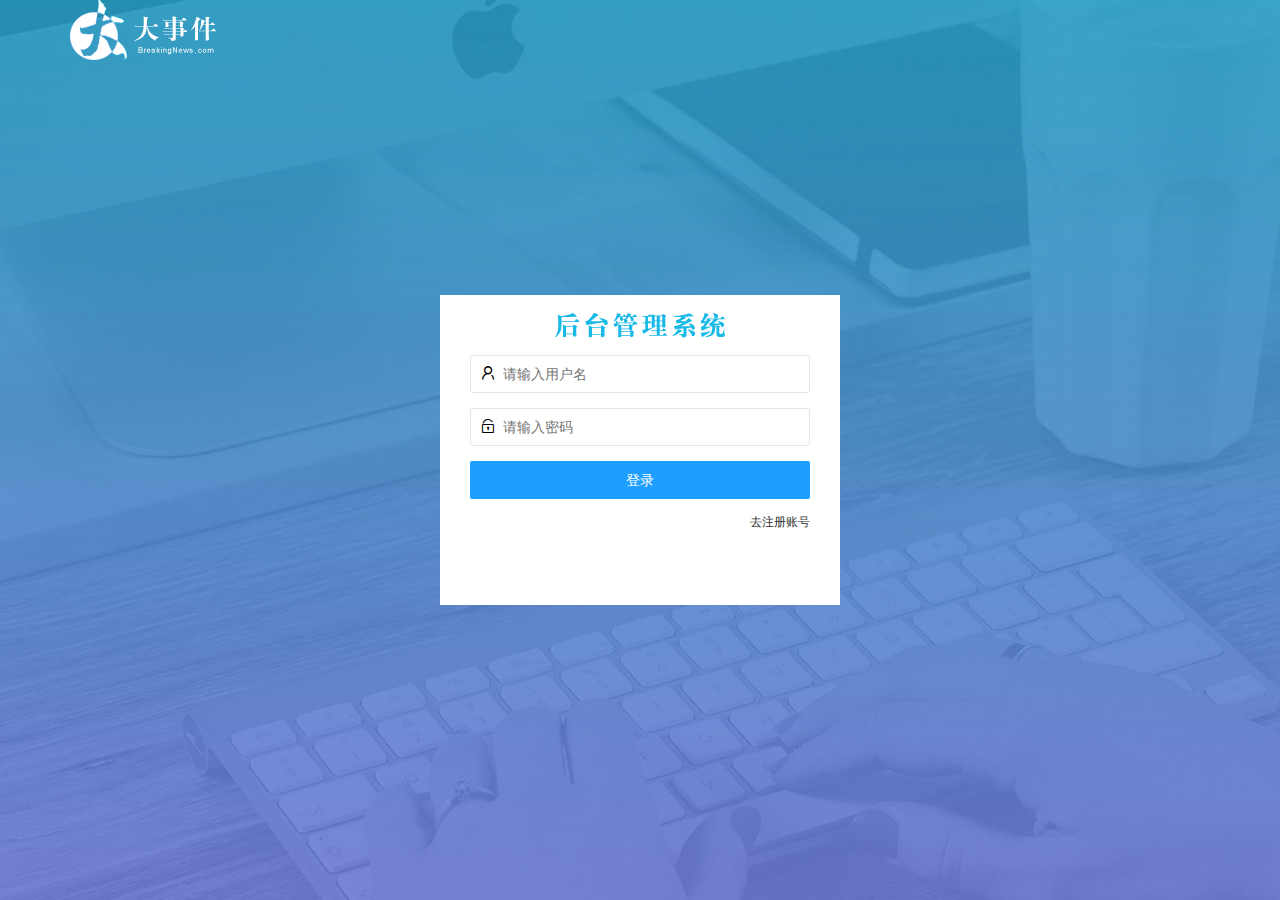
<file: login.html>
<!DOCTYPE html>
<html lang="en">

<head>
    <meta charset="UTF-8">
    <meta name="viewport" content="width=device-width, initial-scale=1.0">
    <title>Document</title>
    <link rel="stylesheet" href="./assets/lib/layui/css/layui.css">
    <link rel="stylesheet" href="./assets/css/login.css">
</head>

<body>
    <div class="layui-main"><img src="/assets/images/logo.png" alt=""></div>
    <div class="loginAndRegBox">
        <div class="title-box"></div>
        <div class="login-box">
            <form class="layui-form" id="form_login">
                <div class="layui-form-item">
                    <i class="layui-icon layui-icon-username"></i>  
                    <input type="text" name="username" required lay-verify="required" placeholder="请输入用户名"
                        autocomplete="off" class="layui-input">
                </div>
                <div class="layui-form-item">
                    <i class="layui-icon layui-icon-password"></i>  
                    <input type="password" name="password" required lay-verify="required|pwd" placeholder="请输入密码"
                        autocomplete="off" class="layui-input">
                </div>
                <div class="layui-form-item">
                    <button class="layui-btn layui-btn-fluid layui-btn-normal" lay-submit>登录</button>
                </div>
                <div class="layui-form-item links" ><a href="javascript:;" id="link_reg">去注册账号</a></div>
            </form>

        </div>
        <div class="reg-box" style="display: none;">
            <form class="layui-form" id="form_reg">
                <div class="layui-form-item">
                    <i class="layui-icon layui-icon-username"></i>  
                    <input type="text" name="username" required lay-verify="required" placeholder="请输入用户名"
                        autocomplete="off" class="layui-input">
                </div>
                <div class="layui-form-item">
                    <i class="layui-icon layui-icon-password"></i>  
                    <input type="password" name="password" required lay-verify="required|pwd" placeholder="请输入密码"
                        autocomplete="off" class="layui-input">
                </div>
                <div class="layui-form-item">
                    <i class="layui-icon layui-icon-password"></i>  
                    <input type="password" name="repassword" required lay-verify="required|repwd|pwd" placeholder="再次确认密码"
                        autocomplete="off" class="layui-input">
                </div>
                
                <div class="layui-form-item">
                    <button class="layui-btn layui-btn-fluid layui-btn-normal" lay-submit>注册</button>
                </div>
                <div class="layui-form-item links" > <a href="javascript:;" id="link_login">去登录</a></div>
            </form>

           
        </div>
    </div>
    <script src="./assets/lib/layui/layui.all.js"></script>
    <!-- 引入jquery -->
    <script src="/assets/lib/jquery.js"></script>
    <script src="./assets/js/baseAPI.js"></script>
    <!-- 引入login.js -->
    <script src="./assets/js/login.js"></script>
</body>

</html>
</file>
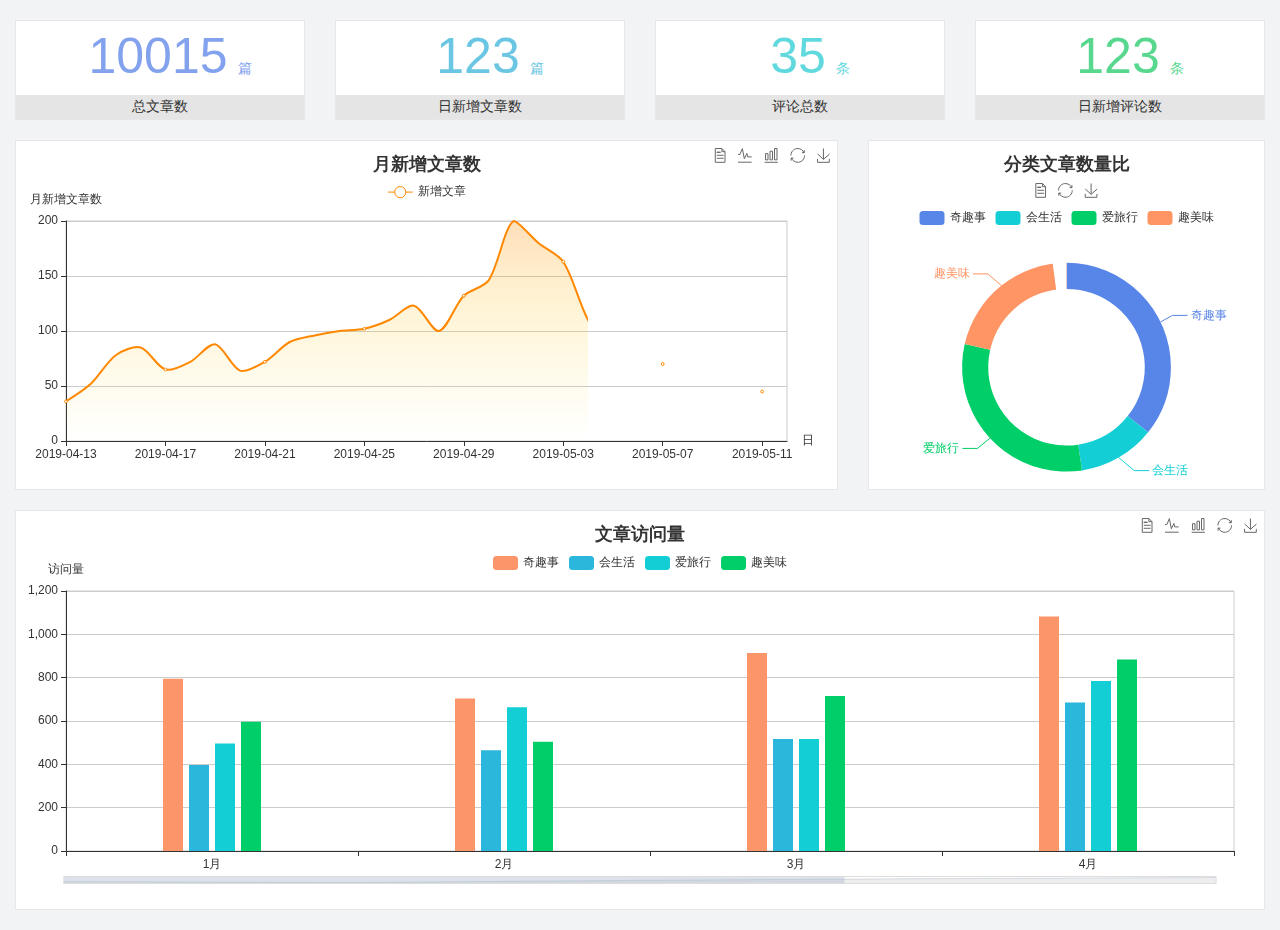
<file: home/dashboard.html>
<!DOCTYPE html>
<html lang="en">

<head>
  <meta charset="UTF-8">
  <meta name="viewport" content="width=device-width, initial-scale=1.0">
  <meta http-equiv="X-UA-Compatible" content="ie=edge">
  <title>图表统计</title>
  <link rel="stylesheet" href="../../assets/lib/bootstrap.css" />
  <link rel="stylesheet" href="../../assets/lib/main.css" />
  <script src="../../assets/lib/jquery.js"></script>
  <script type="text/javascript" src="../../assets/lib/echarts.min.js"></script>
</head>

<body>
  <div class="container-fluid">
    <div class="row spannel_list">
      <div class="col-sm-3 col-xs-6">
        <div class="spannel">
          <em>10015</em><span>篇</span>
          <b>总文章数</b>
        </div>
      </div>
      <div class="col-sm-3 col-xs-6">
        <div class="spannel scolor01">
          <em>123</em><span>篇</span>
          <b>日新增文章数</b>
        </div>
      </div>
      <div class="col-sm-3 col-xs-6">
        <div class="spannel scolor02">
          <em>35</em><span>条</span>
          <b>评论总数</b>
        </div>
      </div>
      <div class="col-sm-3 col-xs-6">
        <div class="spannel scolor03">
          <em>123</em><span>条</span>
          <b>日新增评论数</b>
        </div>
      </div>
    </div>
  </div>

  <div class="container-fluid">
    <div class="row curve-pie">
      <div class="col-lg-8 col-md-8">
        <div class="gragh_pannel" id="curve_show"></div>
      </div>
      <div class="col-lg-4 col-md-4">
        <div class="gragh_pannel" id="pie_show"></div>
      </div>
    </div>
  </div>

  <div class="container-fluid">
    <div class="column_pannel" id="column_show"></div>
  </div>

  <script>
    var oChart = echarts.init(document.getElementById('curve_show'));
    var aList_all = [
      { 'count': 36, 'date': '2019-04-13' },
      { 'count': 52, 'date': '2019-04-14' },
      { 'count': 78, 'date': '2019-04-15' },
      { 'count': 85, 'date': '2019-04-16' },
      { 'count': 65, 'date': '2019-04-17' },
      { 'count': 72, 'date': '2019-04-18' },
      { 'count': 88, 'date': '2019-04-19' },
      { 'count': 64, 'date': '2019-04-20' },
      { 'count': 72, 'date': '2019-04-21' },
      { 'count': 90, 'date': '2019-04-22' },
      { 'count': 96, 'date': '2019-04-23' },
      { 'count': 100, 'date': '2019-04-24' },
      { 'count': 102, 'date': '2019-04-25' },
      { 'count': 110, 'date': '2019-04-26' },
      { 'count': 123, 'date': '2019-04-27' },
      { 'count': 100, 'date': '2019-04-28' },
      { 'count': 132, 'date': '2019-04-29' },
      { 'count': 146, 'date': '2019-04-30' },
      { 'count': 200, 'date': '2019-05-01' },
      { 'count': 180, 'date': '2019-05-02' },
      { 'count': 163, 'date': '2019-05-03' },
      { 'count': 110, 'date': '2019-05-04' },
      { 'count': 80, 'date': '2019-05-05' },
      { 'count': 82, 'date': '2019-05-06' },
      { 'count': 70, 'date': '2019-05-07' },
      { 'count': 65, 'date': '2019-05-08' },
      { 'count': 54, 'date': '2019-05-09' },
      { 'count': 40, 'date': '2019-05-10' },
      { 'count': 45, 'date': '2019-05-11' },
      { 'count': 38, 'date': '2019-05-12' },
    ];

    let aCount = [];
    let aDate = [];

    for (var i = 0; i < aList_all.length; i++) {
      aCount.push(aList_all[i].count);
      aDate.push(aList_all[i].date);
    }

    var chartopt = {
      title: {
        text: '月新增文章数',
        left: 'center',
        top: '10'
      },
      tooltip: {
        trigger: 'axis'
      },
      legend: {
        data: ['新增文章'],
        top: '40'
      },
      toolbox: {
        show: true,
        feature: {
          mark: { show: true },
          dataView: { show: true, readOnly: false },
          magicType: { show: true, type: ['line', 'bar'] },
          restore: { show: true },
          saveAsImage: { show: true }
        }
      },
      calculable: true,
      xAxis: [
        {
          name: '日',
          type: 'category',
          boundaryGap: false,
          data: aDate
        }
      ],
      yAxis: [
        {
          name: '月新增文章数',
          type: 'value'
        }
      ],
      series: [
        {
          name: '新增文章',
          type: 'line',
          smooth: true,
          itemStyle: { normal: { areaStyle: { type: 'default' }, color: '#f80' }, lineStyle: { color: '#f80' } },
          data: aCount
        }],
      areaStyle: {
        normal: {
          color: new echarts.graphic.LinearGradient(0, 0, 0, 1, [{
            offset: 0,
            color: 'rgba(255,136,0,0.39)'
          }, {
            offset: .34,
            color: 'rgba(255,180,0,0.25)'
          }, {
            offset: 1,
            color: 'rgba(255,222,0,0.00)'
          }])

        }
      },
      grid: {
        show: true,
        x: 50,
        x2: 50,
        y: 80,
        height: 220
      }
    };

    oChart.setOption(chartopt);


    var oPie = echarts.init(document.getElementById('pie_show'));
    var oPieopt =
    {
      title: {
        top: 10,
        text: '分类文章数量比',
        x: 'center'
      },
      tooltip: {
        trigger: 'item',
        formatter: "{a} <br/>{b} : {c} ({d}%)"
      },
      color: ['#5885e8', '#13cfd5', '#00ce68', '#ff9565'],
      legend: {
        x: 'center',
        top: 65,
        data: ['奇趣事', '会生活', '爱旅行', '趣美味']
      },
      toolbox: {
        show: true,
        x: 'center',
        top: 35,
        feature: {
          mark: { show: true },
          dataView: { show: true, readOnly: false },
          magicType: {
            show: true,
            type: ['pie', 'funnel'],
            option: {
              funnel: {
                x: '25%',
                width: '50%',
                funnelAlign: 'left',
                max: 1548
              }
            }
          },
          restore: { show: true },
          saveAsImage: { show: true }
        }
      },
      calculable: true,
      series: [
        {
          name: '访问来源',
          type: 'pie',
          radius: ['45%', '60%'],
          center: ['50%', '65%'],
          data: [
            { value: 300, name: '奇趣事' },
            { value: 100, name: '会生活' },
            { value: 260, name: '爱旅行' },
            { value: 180, name: '趣美味' }
          ]
        }
      ]
    };
    oPie.setOption(oPieopt);



    var oColumn = this.echarts.init(document.getElementById('column_show'));
    var oColumnopt =
    {
      title: {
        text: '文章访问量',
        left: 'center',
        top: '10'
      },
      tooltip: {
        trigger: 'axis'
      },
      legend: {
        data: ['奇趣事', '会生活', '爱旅行', '趣美味'],
        top: '40'
      },
      toolbox: {
        show: true,
        feature: {
          mark: { show: true },
          dataView: { show: true, readOnly: false },
          magicType: { show: true, type: ['line', 'bar'] },
          restore: { show: true },
          saveAsImage: { show: true }
        }
      },
      calculable: true,
      xAxis: [
        {
          type: 'category',
          data: ['1月', '2月', '3月', '4月', '5月']
        }
      ],
      yAxis: [
        {
          name: '访问量',
          type: 'value'
        }
      ],
      series: [
        {
          name: '奇趣事',
          type: 'bar',
          barWidth: 20,
          itemStyle: {
            normal: { areaStyle: { type: 'default' }, color: '#fd956a' }
          },
          data: [800, 708, 920, 1090, 1200]
        },
        {
          name: '会生活',
          type: 'bar',
          barWidth: 20,
          itemStyle: {
            normal: { areaStyle: { type: 'default' }, color: '#2bb6db' }
          },
          data: [400, 468, 520, 690, 800]
        },
        {
          name: '爱旅行',
          type: 'bar',
          barWidth: 20,
          itemStyle: {
            normal: { areaStyle: { type: 'default' }, color: '#13cfd5' }
          },
          data: [500, 668, 520, 790, 900]
        },
        {
          name: '趣美味',
          type: 'bar',
          barWidth: 20,
          itemStyle: {
            normal: { areaStyle: { type: 'default' }, color: '#00ce68' }
          },
          data: [600, 508, 720, 890, 1000]
        }
      ],
      grid: {
        show: true,
        x: 50,
        x2: 30,
        y: 80,
        height: 260
      },
      dataZoom: [//给x轴设置滚动条
        {
          start: 0,//默认为0
          end: 100 - 1000 / 31,//默认为100
          type: 'slider',
          show: true,
          xAxisIndex: [0],
          handleSize: 0,//滑动条的 左右2个滑动条的大小
          height: 8,//组件高度
          left: 45, //左边的距离
          right: 50,//右边的距离
          bottom: 26,//右边的距离
          handleColor: '#ddd',//h滑动图标的颜色
          handleStyle: {
            borderColor: "#cacaca",
            borderWidth: "1",
            shadowBlur: 2,
            background: "#ddd",
            shadowColor: "#ddd",
          }
        }]
    };
    oColumn.setOption(oColumnopt);
  </script>
</body>

</html>
</file>
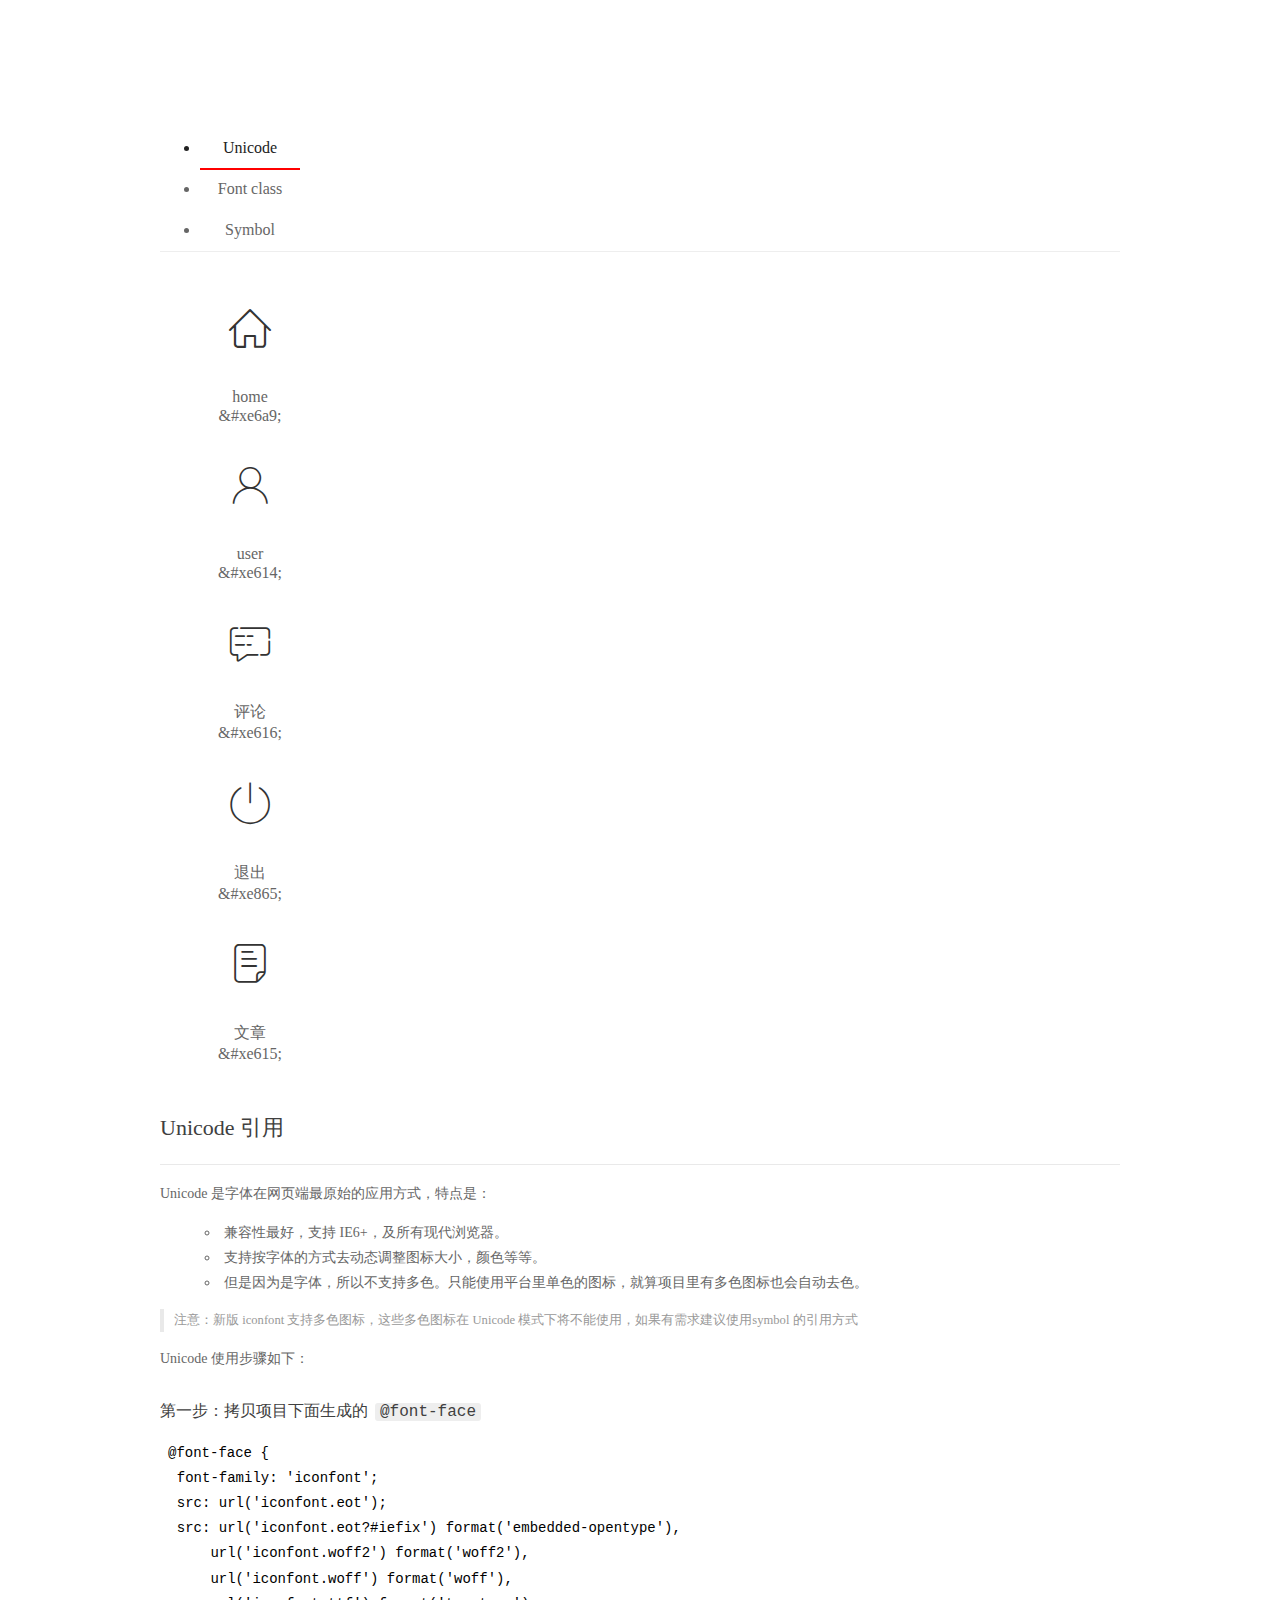
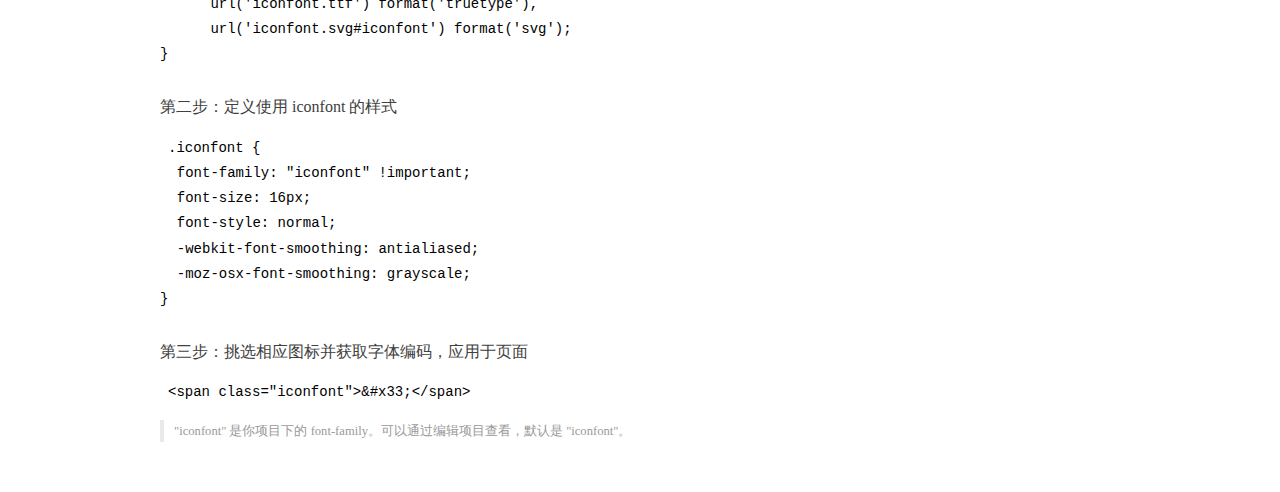
<file: assets/fonts/demo_index.html>
<!DOCTYPE html>
<html>
<head>
  <meta charset="utf-8"/>
  <title>IconFont Demo</title>
  <link rel="shortcut icon" href="https://gtms04.alicdn.com/tps/i4/TB1_oz6GVXXXXaFXpXXJDFnIXXX-64-64.ico" type="image/x-icon"/>
  <link rel="stylesheet" href="https://g.alicdn.com/thx/cube/1.3.2/cube.min.css">
  <link rel="stylesheet" href="demo.css">
  <link rel="stylesheet" href="iconfont.css">
  <script src="iconfont.js"></script>
  <!-- jQuery -->
  <script src="https://a1.alicdn.com/oss/uploads/2018/12/26/7bfddb60-08e8-11e9-9b04-53e73bb6408b.js"></script>
  <!-- 代码高亮 -->
  <script src="https://a1.alicdn.com/oss/uploads/2018/12/26/a3f714d0-08e6-11e9-8a15-ebf944d7534c.js"></script>
</head>
<body>
  <div class="main">
    <h1 class="logo"><a href="https://www.iconfont.cn/" title="iconfont 首页" target="_blank">&#xe86b;</a></h1>
    <div class="nav-tabs">
      <ul id="tabs" class="dib-box">
        <li class="dib active"><span>Unicode</span></li>
        <li class="dib"><span>Font class</span></li>
        <li class="dib"><span>Symbol</span></li>
      </ul>
      
    </div>
    <div class="tab-container">
      <div class="content unicode" style="display: block;">
          <ul class="icon_lists dib-box">
          
            <li class="dib">
              <span class="icon iconfont">&#xe6a9;</span>
                <div class="name">home</div>
                <div class="code-name">&amp;#xe6a9;</div>
              </li>
          
            <li class="dib">
              <span class="icon iconfont">&#xe614;</span>
                <div class="name">user</div>
                <div class="code-name">&amp;#xe614;</div>
              </li>
          
            <li class="dib">
              <span class="icon iconfont">&#xe616;</span>
                <div class="name">评论</div>
                <div class="code-name">&amp;#xe616;</div>
              </li>
          
            <li class="dib">
              <span class="icon iconfont">&#xe865;</span>
                <div class="name">退出</div>
                <div class="code-name">&amp;#xe865;</div>
              </li>
          
            <li class="dib">
              <span class="icon iconfont">&#xe615;</span>
                <div class="name">文章</div>
                <div class="code-name">&amp;#xe615;</div>
              </li>
          
          </ul>
          <div class="article markdown">
          <h2 id="unicode-">Unicode 引用</h2>
          <hr>

          <p>Unicode 是字体在网页端最原始的应用方式，特点是：</p>
          <ul>
            <li>兼容性最好，支持 IE6+，及所有现代浏览器。</li>
            <li>支持按字体的方式去动态调整图标大小，颜色等等。</li>
            <li>但是因为是字体，所以不支持多色。只能使用平台里单色的图标，就算项目里有多色图标也会自动去色。</li>
          </ul>
          <blockquote>
            <p>注意：新版 iconfont 支持多色图标，这些多色图标在 Unicode 模式下将不能使用，如果有需求建议使用symbol 的引用方式</p>
          </blockquote>
          <p>Unicode 使用步骤如下：</p>
          <h3 id="-font-face">第一步：拷贝项目下面生成的 <code>@font-face</code></h3>
<pre><code class="language-css"
>@font-face {
  font-family: 'iconfont';
  src: url('iconfont.eot');
  src: url('iconfont.eot?#iefix') format('embedded-opentype'),
      url('iconfont.woff2') format('woff2'),
      url('iconfont.woff') format('woff'),
      url('iconfont.ttf') format('truetype'),
      url('iconfont.svg#iconfont') format('svg');
}
</code></pre>
          <h3 id="-iconfont-">第二步：定义使用 iconfont 的样式</h3>
<pre><code class="language-css"
>.iconfont {
  font-family: "iconfont" !important;
  font-size: 16px;
  font-style: normal;
  -webkit-font-smoothing: antialiased;
  -moz-osx-font-smoothing: grayscale;
}
</code></pre>
          <h3 id="-">第三步：挑选相应图标并获取字体编码，应用于页面</h3>
<pre>
<code class="language-html"
>&lt;span class="iconfont"&gt;&amp;#x33;&lt;/span&gt;
</code></pre>
          <blockquote>
            <p>"iconfont" 是你项目下的 font-family。可以通过编辑项目查看，默认是 "iconfont"。</p>
          </blockquote>
          </div>
      </div>
      <div class="content font-class">
        <ul class="icon_lists dib-box">
          
          <li class="dib">
            <span class="icon iconfont icon-home"></span>
            <div class="name">
              home
            </div>
            <div class="code-name">.icon-home
            </div>
          </li>
          
          <li class="dib">
            <span class="icon iconfont icon-user"></span>
            <div class="name">
              user
            </div>
            <div class="code-name">.icon-user
            </div>
          </li>
          
          <li class="dib">
            <span class="icon iconfont icon-pinglun"></span>
            <div class="name">
              评论
            </div>
            <div class="code-name">.icon-pinglun
            </div>
          </li>
          
          <li class="dib">
            <span class="icon iconfont icon-tuichu"></span>
            <div class="name">
              退出
            </div>
            <div class="code-name">.icon-tuichu
            </div>
          </li>
          
          <li class="dib">
            <span class="icon iconfont icon-16"></span>
            <div class="name">
              文章
            </div>
            <div class="code-name">.icon-16
            </div>
          </li>
          
        </ul>
        <div class="article markdown">
        <h2 id="font-class-">font-class 引用</h2>
        <hr>

        <p>font-class 是 Unicode 使用方式的一种变种，主要是解决 Unicode 书写不直观，语意不明确的问题。</p>
        <p>与 Unicode 使用方式相比，具有如下特点：</p>
        <ul>
          <li>兼容性良好，支持 IE8+，及所有现代浏览器。</li>
          <li>相比于 Unicode 语意明确，书写更直观。可以很容易分辨这个 icon 是什么。</li>
          <li>因为使用 class 来定义图标，所以当要替换图标时，只需要修改 class 里面的 Unicode 引用。</li>
          <li>不过因为本质上还是使用的字体，所以多色图标还是不支持的。</li>
        </ul>
        <p>使用步骤如下：</p>
        <h3 id="-fontclass-">第一步：引入项目下面生成的 fontclass 代码：</h3>
<pre><code class="language-html">&lt;link rel="stylesheet" href="./iconfont.css"&gt;
</code></pre>
        <h3 id="-">第二步：挑选相应图标并获取类名，应用于页面：</h3>
<pre><code class="language-html">&lt;span class="iconfont icon-xxx"&gt;&lt;/span&gt;
</code></pre>
        <blockquote>
          <p>"
            iconfont" 是你项目下的 font-family。可以通过编辑项目查看，默认是 "iconfont"。</p>
        </blockquote>
      </div>
      </div>
      <div class="content symbol">
          <ul class="icon_lists dib-box">
          
            <li class="dib">
                <svg class="icon svg-icon" aria-hidden="true">
                  <use xlink:href="#icon-home"></use>
                </svg>
                <div class="name">home</div>
                <div class="code-name">#icon-home</div>
            </li>
          
            <li class="dib">
                <svg class="icon svg-icon" aria-hidden="true">
                  <use xlink:href="#icon-user"></use>
                </svg>
                <div class="name">user</div>
                <div class="code-name">#icon-user</div>
            </li>
          
            <li class="dib">
                <svg class="icon svg-icon" aria-hidden="true">
                  <use xlink:href="#icon-pinglun"></use>
                </svg>
                <div class="name">评论</div>
                <div class="code-name">#icon-pinglun</div>
            </li>
          
            <li class="dib">
                <svg class="icon svg-icon" aria-hidden="true">
                  <use xlink:href="#icon-tuichu"></use>
                </svg>
                <div class="name">退出</div>
                <div class="code-name">#icon-tuichu</div>
            </li>
          
            <li class="dib">
                <svg class="icon svg-icon" aria-hidden="true">
                  <use xlink:href="#icon-16"></use>
                </svg>
                <div class="name">文章</div>
                <div class="code-name">#icon-16</div>
            </li>
          
          </ul>
          <div class="article markdown">
          <h2 id="symbol-">Symbol 引用</h2>
          <hr>

          <p>这是一种全新的使用方式，应该说这才是未来的主流，也是平台目前推荐的用法。相关介绍可以参考这篇<a href="">文章</a>
            这种用法其实是做了一个 SVG 的集合，与另外两种相比具有如下特点：</p>
          <ul>
            <li>支持多色图标了，不再受单色限制。</li>
            <li>通过一些技巧，支持像字体那样，通过 <code>font-size</code>, <code>color</code> 来调整样式。</li>
            <li>兼容性较差，支持 IE9+，及现代浏览器。</li>
            <li>浏览器渲染 SVG 的性能一般，还不如 png。</li>
          </ul>
          <p>使用步骤如下：</p>
          <h3 id="-symbol-">第一步：引入项目下面生成的 symbol 代码：</h3>
<pre><code class="language-html">&lt;script src="./iconfont.js"&gt;&lt;/script&gt;
</code></pre>
          <h3 id="-css-">第二步：加入通用 CSS 代码（引入一次就行）：</h3>
<pre><code class="language-html">&lt;style&gt;
.icon {
  width: 1em;
  height: 1em;
  vertical-align: -0.15em;
  fill: currentColor;
  overflow: hidden;
}
&lt;/style&gt;
</code></pre>
          <h3 id="-">第三步：挑选相应图标并获取类名，应用于页面：</h3>
<pre><code class="language-html">&lt;svg class="icon" aria-hidden="true"&gt;
  &lt;use xlink:href="#icon-xxx"&gt;&lt;/use&gt;
&lt;/svg&gt;
</code></pre>
          </div>
      </div>

    </div>
  </div>
  <script>
  $(document).ready(function () {
      $('.tab-container .content:first').show()

      $('#tabs li').click(function (e) {
        var tabContent = $('.tab-container .content')
        var index = $(this).index()

        if ($(this).hasClass('active')) {
          return
        } else {
          $('#tabs li').removeClass('active')
          $(this).addClass('active')

          tabContent.hide().eq(index).fadeIn()
        }
      })
    })
  </script>
</body>
</html>
</file>
<file: assets/lib/layui/css/layui.css>
/** layui-v2.5.5 MIT License By https://www.layui.com */
 .layui-inline,img{display:inline-block;vertical-align:middle}h1,h2,h3,h4,h5,h6{font-weight:400}.layui-edge,.layui-header,.layui-inline,.layui-main{position:relative}.layui-body,.layui-edge,.layui-elip{overflow:hidden}.layui-btn,.layui-edge,.layui-inline,img{vertical-align:middle}.layui-btn,.layui-disabled,.layui-icon,.layui-unselect{-moz-user-select:none;-webkit-user-select:none;-ms-user-select:none}.layui-elip,.layui-form-checkbox span,.layui-form-pane .layui-form-label{text-overflow:ellipsis;white-space:nowrap}.layui-breadcrumb,.layui-tree-btnGroup{visibility:hidden}blockquote,body,button,dd,div,dl,dt,form,h1,h2,h3,h4,h5,h6,input,li,ol,p,pre,td,textarea,th,ul{margin:0;padding:0;-webkit-tap-highlight-color:rgba(0,0,0,0)}a:active,a:hover{outline:0}img{border:none}li{list-style:none}table{border-collapse:collapse;border-spacing:0}h4,h5,h6{font-size:100%}button,input,optgroup,option,select,textarea{font-family:inherit;font-size:inherit;font-style:inherit;font-weight:inherit;outline:0}pre{white-space:pre-wrap;white-space:-moz-pre-wrap;white-space:-pre-wrap;white-space:-o-pre-wrap;word-wrap:break-word}body{line-height:24px;font:14px Helvetica Neue,Helvetica,PingFang SC,Tahoma,Arial,sans-serif}hr{height:1px;margin:10px 0;border:0;clear:both}a{color:#333;text-decoration:none}a:hover{color:#777}a cite{font-style:normal;*cursor:pointer}.layui-border-box,.layui-border-box *{box-sizing:border-box}.layui-box,.layui-box *{box-sizing:content-box}.layui-clear{clear:both;*zoom:1}.layui-clear:after{content:'\20';clear:both;*zoom:1;display:block;height:0}.layui-inline{*display:inline;*zoom:1}.layui-edge{display:inline-block;width:0;height:0;border-width:6px;border-style:dashed;border-color:transparent}.layui-edge-top{top:-4px;border-bottom-color:#999;border-bottom-style:solid}.layui-edge-right{border-left-color:#999;border-left-style:solid}.layui-edge-bottom{top:2px;border-top-color:#999;border-top-style:solid}.layui-edge-left{border-right-color:#999;border-right-style:solid}.layui-disabled,.layui-disabled:hover{color:#d2d2d2!important;cursor:not-allowed!important}.layui-circle{border-radius:100%}.layui-show{display:block!important}.layui-hide{display:none!important}@font-face{font-family:layui-icon;src:url(../font/iconfont.eot?v=250);src:url(../font/iconfont.eot?v=250#iefix) format('embedded-opentype'),url(../font/iconfont.woff2?v=250) format('woff2'),url(../font/iconfont.woff?v=250) format('woff'),url(../font/iconfont.ttf?v=250) format('truetype'),url(../font/iconfont.svg?v=250#layui-icon) format('svg')}.layui-icon{font-family:layui-icon!important;font-size:16px;font-style:normal;-webkit-font-smoothing:antialiased;-moz-osx-font-smoothing:grayscale}.layui-icon-reply-fill:before{content:"\e611"}.layui-icon-set-fill:before{content:"\e614"}.layui-icon-menu-fill:before{content:"\e60f"}.layui-icon-search:before{content:"\e615"}.layui-icon-share:before{content:"\e641"}.layui-icon-set-sm:before{content:"\e620"}.layui-icon-engine:before{content:"\e628"}.layui-icon-close:before{content:"\1006"}.layui-icon-close-fill:before{content:"\1007"}.layui-icon-chart-screen:before{content:"\e629"}.layui-icon-star:before{content:"\e600"}.layui-icon-circle-dot:before{content:"\e617"}.layui-icon-chat:before{content:"\e606"}.layui-icon-release:before{content:"\e609"}.layui-icon-list:before{content:"\e60a"}.layui-icon-chart:before{content:"\e62c"}.layui-icon-ok-circle:before{content:"\1005"}.layui-icon-layim-theme:before{content:"\e61b"}.layui-icon-table:before{content:"\e62d"}.layui-icon-right:before{content:"\e602"}.layui-icon-left:before{content:"\e603"}.layui-icon-cart-simple:before{content:"\e698"}.layui-icon-face-cry:before{content:"\e69c"}.layui-icon-face-smile:before{content:"\e6af"}.layui-icon-survey:before{content:"\e6b2"}.layui-icon-tree:before{content:"\e62e"}.layui-icon-upload-circle:before{content:"\e62f"}.layui-icon-add-circle:before{content:"\e61f"}.layui-icon-download-circle:before{content:"\e601"}.layui-icon-templeate-1:before{content:"\e630"}.layui-icon-util:before{content:"\e631"}.layui-icon-face-surprised:before{content:"\e664"}.layui-icon-edit:before{content:"\e642"}.layui-icon-speaker:before{content:"\e645"}.layui-icon-down:before{content:"\e61a"}.layui-icon-file:before{content:"\e621"}.layui-icon-layouts:before{content:"\e632"}.layui-icon-rate-half:before{content:"\e6c9"}.layui-icon-add-circle-fine:before{content:"\e608"}.layui-icon-prev-circle:before{content:"\e633"}.layui-icon-read:before{content:"\e705"}.layui-icon-404:before{content:"\e61c"}.layui-icon-carousel:before{content:"\e634"}.layui-icon-help:before{content:"\e607"}.layui-icon-code-circle:before{content:"\e635"}.layui-icon-water:before{content:"\e636"}.layui-icon-username:before{content:"\e66f"}.layui-icon-find-fill:before{content:"\e670"}.layui-icon-about:before{content:"\e60b"}.layui-icon-location:before{content:"\e715"}.layui-icon-up:before{content:"\e619"}.layui-icon-pause:before{content:"\e651"}.layui-icon-date:before{content:"\e637"}.layui-icon-layim-uploadfile:before{content:"\e61d"}.layui-icon-delete:before{content:"\e640"}.layui-icon-play:before{content:"\e652"}.layui-icon-top:before{content:"\e604"}.layui-icon-friends:before{content:"\e612"}.layui-icon-refresh-3:before{content:"\e9aa"}.layui-icon-ok:before{content:"\e605"}.layui-icon-layer:before{content:"\e638"}.layui-icon-face-smile-fine:before{content:"\e60c"}.layui-icon-dollar:before{content:"\e659"}.layui-icon-group:before{content:"\e613"}.layui-icon-layim-download:before{content:"\e61e"}.layui-icon-picture-fine:before{content:"\e60d"}.layui-icon-link:before{content:"\e64c"}.layui-icon-diamond:before{content:"\e735"}.layui-icon-log:before{content:"\e60e"}.layui-icon-rate-solid:before{content:"\e67a"}.layui-icon-fonts-del:before{content:"\e64f"}.layui-icon-unlink:before{content:"\e64d"}.layui-icon-fonts-clear:before{content:"\e639"}.layui-icon-triangle-r:before{content:"\e623"}.layui-icon-circle:before{content:"\e63f"}.layui-icon-radio:before{content:"\e643"}.layui-icon-align-center:before{content:"\e647"}.layui-icon-align-right:before{content:"\e648"}.layui-icon-align-left:before{content:"\e649"}.layui-icon-loading-1:before{content:"\e63e"}.layui-icon-return:before{content:"\e65c"}.layui-icon-fonts-strong:before{content:"\e62b"}.layui-icon-upload:before{content:"\e67c"}.layui-icon-dialogue:before{content:"\e63a"}.layui-icon-video:before{content:"\e6ed"}.layui-icon-headset:before{content:"\e6fc"}.layui-icon-cellphone-fine:before{content:"\e63b"}.layui-icon-add-1:before{content:"\e654"}.layui-icon-face-smile-b:before{content:"\e650"}.layui-icon-fonts-html:before{content:"\e64b"}.layui-icon-form:before{content:"\e63c"}.layui-icon-cart:before{content:"\e657"}.layui-icon-camera-fill:before{content:"\e65d"}.layui-icon-tabs:before{content:"\e62a"}.layui-icon-fonts-code:before{content:"\e64e"}.layui-icon-fire:before{content:"\e756"}.layui-icon-set:before{content:"\e716"}.layui-icon-fonts-u:before{content:"\e646"}.layui-icon-triangle-d:before{content:"\e625"}.layui-icon-tips:before{content:"\e702"}.layui-icon-picture:before{content:"\e64a"}.layui-icon-more-vertical:before{content:"\e671"}.layui-icon-flag:before{content:"\e66c"}.layui-icon-loading:before{content:"\e63d"}.layui-icon-fonts-i:before{content:"\e644"}.layui-icon-refresh-1:before{content:"\e666"}.layui-icon-rmb:before{content:"\e65e"}.layui-icon-home:before{content:"\e68e"}.layui-icon-user:before{content:"\e770"}.layui-icon-notice:before{content:"\e667"}.layui-icon-login-weibo:before{content:"\e675"}.layui-icon-voice:before{content:"\e688"}.layui-icon-upload-drag:before{content:"\e681"}.layui-icon-login-qq:before{content:"\e676"}.layui-icon-snowflake:before{content:"\e6b1"}.layui-icon-file-b:before{content:"\e655"}.layui-icon-template:before{content:"\e663"}.layui-icon-auz:before{content:"\e672"}.layui-icon-console:before{content:"\e665"}.layui-icon-app:before{content:"\e653"}.layui-icon-prev:before{content:"\e65a"}.layui-icon-website:before{content:"\e7ae"}.layui-icon-next:before{content:"\e65b"}.layui-icon-component:before{content:"\e857"}.layui-icon-more:before{content:"\e65f"}.layui-icon-login-wechat:before{content:"\e677"}.layui-icon-shrink-right:before{content:"\e668"}.layui-icon-spread-left:before{content:"\e66b"}.layui-icon-camera:before{content:"\e660"}.layui-icon-note:before{content:"\e66e"}.layui-icon-refresh:before{content:"\e669"}.layui-icon-female:before{content:"\e661"}.layui-icon-male:before{content:"\e662"}.layui-icon-password:before{content:"\e673"}.layui-icon-senior:before{content:"\e674"}.layui-icon-theme:before{content:"\e66a"}.layui-icon-tread:before{content:"\e6c5"}.layui-icon-praise:before{content:"\e6c6"}.layui-icon-star-fill:before{content:"\e658"}.layui-icon-rate:before{content:"\e67b"}.layui-icon-template-1:before{content:"\e656"}.layui-icon-vercode:before{content:"\e679"}.layui-icon-cellphone:before{content:"\e678"}.layui-icon-screen-full:before{content:"\e622"}.layui-icon-screen-restore:before{content:"\e758"}.layui-icon-cols:before{content:"\e610"}.layui-icon-export:before{content:"\e67d"}.layui-icon-print:before{content:"\e66d"}.layui-icon-slider:before{content:"\e714"}.layui-icon-addition:before{content:"\e624"}.layui-icon-subtraction:before{content:"\e67e"}.layui-icon-service:before{content:"\e626"}.layui-icon-transfer:before{content:"\e691"}.layui-main{width:1140px;margin:0 auto}.layui-header{z-index:1000;height:60px}.layui-header a:hover{transition:all .5s;-webkit-transition:all .5s}.layui-side{position:fixed;left:0;top:0;bottom:0;z-index:999;width:200px;overflow-x:hidden}.layui-side-scroll{position:relative;width:220px;height:100%;overflow-x:hidden}.layui-body{position:absolute;left:200px;right:0;top:0;bottom:0;z-index:998;width:auto;overflow-y:auto;box-sizing:border-box}.layui-layout-body{overflow:hidden}.layui-layout-admin .layui-header{background-color:#23262E}.layui-layout-admin .layui-side{top:60px;width:200px;overflow-x:hidden}.layui-layout-admin .layui-body{position:fixed;top:60px;bottom:44px}.layui-layout-admin .layui-main{width:auto;margin:0 15px}.layui-layout-admin .layui-footer{position:fixed;left:200px;right:0;bottom:0;height:44px;line-height:44px;padding:0 15px;background-color:#eee}.layui-layout-admin .layui-logo{position:absolute;left:0;top:0;width:200px;height:100%;line-height:60px;text-align:center;color:#009688;font-size:16px}.layui-layout-admin .layui-header .layui-nav{background:0 0}.layui-layout-left{position:absolute!important;left:200px;top:0}.layui-layout-right{position:absolute!important;right:0;top:0}.layui-container{position:relative;margin:0 auto;padding:0 15px;box-sizing:border-box}.layui-fluid{position:relative;margin:0 auto;padding:0 15px}.layui-row:after,.layui-row:before{content:'';display:block;clear:both}.layui-col-lg1,.layui-col-lg10,.layui-col-lg11,.layui-col-lg12,.layui-col-lg2,.layui-col-lg3,.layui-col-lg4,.layui-col-lg5,.layui-col-lg6,.layui-col-lg7,.layui-col-lg8,.layui-col-lg9,.layui-col-md1,.layui-col-md10,.layui-col-md11,.layui-col-md12,.layui-col-md2,.layui-col-md3,.layui-col-md4,.layui-col-md5,.layui-col-md6,.layui-col-md7,.layui-col-md8,.layui-col-md9,.layui-col-sm1,.layui-col-sm10,.layui-col-sm11,.layui-col-sm12,.layui-col-sm2,.layui-col-sm3,.layui-col-sm4,.layui-col-sm5,.layui-col-sm6,.layui-col-sm7,.layui-col-sm8,.layui-col-sm9,.layui-col-xs1,.layui-col-xs10,.layui-col-xs11,.layui-col-xs12,.layui-col-xs2,.layui-col-xs3,.layui-col-xs4,.layui-col-xs5,.layui-col-xs6,.layui-col-xs7,.layui-col-xs8,.layui-col-xs9{position:relative;display:block;box-sizing:border-box}.layui-col-xs1,.layui-col-xs10,.layui-col-xs11,.layui-col-xs12,.layui-col-xs2,.layui-col-xs3,.layui-col-xs4,.layui-col-xs5,.layui-col-xs6,.layui-col-xs7,.layui-col-xs8,.layui-col-xs9{float:left}.layui-col-xs1{width:8.33333333%}.layui-col-xs2{width:16.66666667%}.layui-col-xs3{width:25%}.layui-col-xs4{width:33.33333333%}.layui-col-xs5{width:41.66666667%}.layui-col-xs6{width:50%}.layui-col-xs7{width:58.33333333%}.layui-col-xs8{width:66.66666667%}.layui-col-xs9{width:75%}.layui-col-xs10{width:83.33333333%}.layui-col-xs11{width:91.66666667%}.layui-col-xs12{width:100%}.layui-col-xs-offset1{margin-left:8.33333333%}.layui-col-xs-offset2{margin-left:16.66666667%}.layui-col-xs-offset3{margin-left:25%}.layui-col-xs-offset4{margin-left:33.33333333%}.layui-col-xs-offset5{margin-left:41.66666667%}.layui-col-xs-offset6{margin-left:50%}.layui-col-xs-offset7{margin-left:58.33333333%}.layui-col-xs-offset8{margin-left:66.66666667%}.layui-col-xs-offset9{margin-left:75%}.layui-col-xs-offset10{margin-left:83.33333333%}.layui-col-xs-offset11{margin-left:91.66666667%}.layui-col-xs-offset12{margin-left:100%}@media screen and (max-width:768px){.layui-hide-xs{display:none!important}.layui-show-xs-block{display:block!important}.layui-show-xs-inline{display:inline!important}.layui-show-xs-inline-block{display:inline-block!important}}@media screen and (min-width:768px){.layui-container{width:750px}.layui-hide-sm{display:none!important}.layui-show-sm-block{display:block!important}.layui-show-sm-inline{display:inline!important}.layui-show-sm-inline-block{display:inline-block!important}.layui-col-sm1,.layui-col-sm10,.layui-col-sm11,.layui-col-sm12,.layui-col-sm2,.layui-col-sm3,.layui-col-sm4,.layui-col-sm5,.layui-col-sm6,.layui-col-sm7,.layui-col-sm8,.layui-col-sm9{float:left}.layui-col-sm1{width:8.33333333%}.layui-col-sm2{width:16.66666667%}.layui-col-sm3{width:25%}.layui-col-sm4{width:33.33333333%}.layui-col-sm5{width:41.66666667%}.layui-col-sm6{width:50%}.layui-col-sm7{width:58.33333333%}.layui-col-sm8{width:66.66666667%}.layui-col-sm9{width:75%}.layui-col-sm10{width:83.33333333%}.layui-col-sm11{width:91.66666667%}.layui-col-sm12{width:100%}.layui-col-sm-offset1{margin-left:8.33333333%}.layui-col-sm-offset2{margin-left:16.66666667%}.layui-col-sm-offset3{margin-left:25%}.layui-col-sm-offset4{margin-left:33.33333333%}.layui-col-sm-offset5{margin-left:41.66666667%}.layui-col-sm-offset6{margin-left:50%}.layui-col-sm-offset7{margin-left:58.33333333%}.layui-col-sm-offset8{margin-left:66.66666667%}.layui-col-sm-offset9{margin-left:75%}.layui-col-sm-offset10{margin-left:83.33333333%}.layui-col-sm-offset11{margin-left:91.66666667%}.layui-col-sm-offset12{margin-left:100%}}@media screen and (min-width:992px){.layui-container{width:970px}.layui-hide-md{display:none!important}.layui-show-md-block{display:block!important}.layui-show-md-inline{display:inline!important}.layui-show-md-inline-block{display:inline-block!important}.layui-col-md1,.layui-col-md10,.layui-col-md11,.layui-col-md12,.layui-col-md2,.layui-col-md3,.layui-col-md4,.layui-col-md5,.layui-col-md6,.layui-col-md7,.layui-col-md8,.layui-col-md9{float:left}.layui-col-md1{width:8.33333333%}.layui-col-md2{width:16.66666667%}.layui-col-md3{width:25%}.layui-col-md4{width:33.33333333%}.layui-col-md5{width:41.66666667%}.layui-col-md6{width:50%}.layui-col-md7{width:58.33333333%}.layui-col-md8{width:66.66666667%}.layui-col-md9{width:75%}.layui-col-md10{width:83.33333333%}.layui-col-md11{width:91.66666667%}.layui-col-md12{width:100%}.layui-col-md-offset1{margin-left:8.33333333%}.layui-col-md-offset2{margin-left:16.66666667%}.layui-col-md-offset3{margin-left:25%}.layui-col-md-offset4{margin-left:33.33333333%}.layui-col-md-offset5{margin-left:41.66666667%}.layui-col-md-offset6{margin-left:50%}.layui-col-md-offset7{margin-left:58.33333333%}.layui-col-md-offset8{margin-left:66.66666667%}.layui-col-md-offset9{margin-left:75%}.layui-col-md-offset10{margin-left:83.33333333%}.layui-col-md-offset11{margin-left:91.66666667%}.layui-col-md-offset12{margin-left:100%}}@media screen and (min-width:1200px){.layui-container{width:1170px}.layui-hide-lg{display:none!important}.layui-show-lg-block{display:block!important}.layui-show-lg-inline{display:inline!important}.layui-show-lg-inline-block{display:inline-block!important}.layui-col-lg1,.layui-col-lg10,.layui-col-lg11,.layui-col-lg12,.layui-col-lg2,.layui-col-lg3,.layui-col-lg4,.layui-col-lg5,.layui-col-lg6,.layui-col-lg7,.layui-col-lg8,.layui-col-lg9{float:left}.layui-col-lg1{width:8.33333333%}.layui-col-lg2{width:16.66666667%}.layui-col-lg3{width:25%}.layui-col-lg4{width:33.33333333%}.layui-col-lg5{width:41.66666667%}.layui-col-lg6{width:50%}.layui-col-lg7{width:58.33333333%}.layui-col-lg8{width:66.66666667%}.layui-col-lg9{width:75%}.layui-col-lg10{width:83.33333333%}.layui-col-lg11{width:91.66666667%}.layui-col-lg12{width:100%}.layui-col-lg-offset1{margin-left:8.33333333%}.layui-col-lg-offset2{margin-left:16.66666667%}.layui-col-lg-offset3{margin-left:25%}.layui-col-lg-offset4{margin-left:33.33333333%}.layui-col-lg-offset5{margin-left:41.66666667%}.layui-col-lg-offset6{margin-left:50%}.layui-col-lg-offset7{margin-left:58.33333333%}.layui-col-lg-offset8{margin-left:66.66666667%}.layui-col-lg-offset9{margin-left:75%}.layui-col-lg-offset10{margin-left:83.33333333%}.layui-col-lg-offset11{margin-left:91.66666667%}.layui-col-lg-offset12{margin-left:100%}}.layui-col-space1{margin:-.5px}.layui-col-space1>*{padding:.5px}.layui-col-space3{margin:-1.5px}.layui-col-space3>*{padding:1.5px}.layui-col-space5{margin:-2.5px}.layui-col-space5>*{padding:2.5px}.layui-col-space8{margin:-3.5px}.layui-col-space8>*{padding:3.5px}.layui-col-space10{margin:-5px}.layui-col-space10>*{padding:5px}.layui-col-space12{margin:-6px}.layui-col-space12>*{padding:6px}.layui-col-space15{margin:-7.5px}.layui-col-space15>*{padding:7.5px}.layui-col-space18{margin:-9px}.layui-col-space18>*{padding:9px}.layui-col-space20{margin:-10px}.layui-col-space20>*{padding:10px}.layui-col-space22{margin:-11px}.layui-col-space22>*{padding:11px}.layui-col-space25{margin:-12.5px}.layui-col-space25>*{padding:12.5px}.layui-col-space30{margin:-15px}.layui-col-space30>*{padding:15px}.layui-btn,.layui-input,.layui-select,.layui-textarea,.layui-upload-button{outline:0;-webkit-appearance:none;transition:all .3s;-webkit-transition:all .3s;box-sizing:border-box}.layui-elem-quote{margin-bottom:10px;padding:15px;line-height:22px;border-left:5px solid #009688;border-radius:0 2px 2px 0;background-color:#f2f2f2}.layui-quote-nm{border-style:solid;border-width:1px 1px 1px 5px;background:0 0}.layui-elem-field{margin-bottom:10px;padding:0;border-width:1px;border-style:solid}.layui-elem-field legend{margin-left:20px;padding:0 10px;font-size:20px;font-weight:300}.layui-field-title{margin:10px 0 20px;border-width:1px 0 0}.layui-field-box{padding:10px 15px}.layui-field-title .layui-field-box{padding:10px 0}.layui-progress{position:relative;height:6px;border-radius:20px;background-color:#e2e2e2}.layui-progress-bar{position:absolute;left:0;top:0;width:0;max-width:100%;height:6px;border-radius:20px;text-align:right;background-color:#5FB878;transition:all .3s;-webkit-transition:all .3s}.layui-progress-big,.layui-progress-big .layui-progress-bar{height:18px;line-height:18px}.layui-progress-text{position:relative;top:-20px;line-height:18px;font-size:12px;color:#666}.layui-progress-big .layui-progress-text{position:static;padding:0 10px;color:#fff}.layui-collapse{border-width:1px;border-style:solid;border-radius:2px}.layui-colla-content,.layui-colla-item{border-top-width:1px;border-top-style:solid}.layui-colla-item:first-child{border-top:none}.layui-colla-title{position:relative;height:42px;line-height:42px;padding:0 15px 0 35px;color:#333;background-color:#f2f2f2;cursor:pointer;font-size:14px;overflow:hidden}.layui-colla-content{display:none;padding:10px 15px;line-height:22px;color:#666}.layui-colla-icon{position:absolute;left:15px;top:0;font-size:14px}.layui-card{margin-bottom:15px;border-radius:2px;background-color:#fff;box-shadow:0 1px 2px 0 rgba(0,0,0,.05)}.layui-card:last-child{margin-bottom:0}.layui-card-header{position:relative;height:42px;line-height:42px;padding:0 15px;border-bottom:1px solid #f6f6f6;color:#333;border-radius:2px 2px 0 0;font-size:14px}.layui-bg-black,.layui-bg-blue,.layui-bg-cyan,.layui-bg-green,.layui-bg-orange,.layui-bg-red{color:#fff!important}.layui-card-body{position:relative;padding:10px 15px;line-height:24px}.layui-card-body[pad15]{padding:15px}.layui-card-body[pad20]{padding:20px}.layui-card-body .layui-table{margin:5px 0}.layui-card .layui-tab{margin:0}.layui-panel-window{position:relative;padding:15px;border-radius:0;border-top:5px solid #E6E6E6;background-color:#fff}.layui-auxiliar-moving{position:fixed;left:0;right:0;top:0;bottom:0;width:100%;height:100%;background:0 0;z-index:9999999999}.layui-form-label,.layui-form-mid,.layui-form-select,.layui-input-block,.layui-input-inline,.layui-textarea{position:relative}.layui-bg-red{background-color:#FF5722!important}.layui-bg-orange{background-color:#FFB800!important}.layui-bg-green{background-color:#009688!important}.layui-bg-cyan{background-color:#2F4056!important}.layui-bg-blue{background-color:#1E9FFF!important}.layui-bg-black{background-color:#393D49!important}.layui-bg-gray{background-color:#eee!important;color:#666!important}.layui-badge-rim,.layui-colla-content,.layui-colla-item,.layui-collapse,.layui-elem-field,.layui-form-pane .layui-form-item[pane],.layui-form-pane .layui-form-label,.layui-input,.layui-layedit,.layui-layedit-tool,.layui-quote-nm,.layui-select,.layui-tab-bar,.layui-tab-card,.layui-tab-title,.layui-tab-title .layui-this:after,.layui-textarea{border-color:#e6e6e6}.layui-timeline-item:before,hr{background-color:#e6e6e6}.layui-text{line-height:22px;font-size:14px;color:#666}.layui-text h1,.layui-text h2,.layui-text h3{font-weight:500;color:#333}.layui-text h1{font-size:30px}.layui-text h2{font-size:24px}.layui-text h3{font-size:18px}.layui-text a:not(.layui-btn){color:#01AAED}.layui-text a:not(.layui-btn):hover{text-decoration:underline}.layui-text ul{padding:5px 0 5px 15px}.layui-text ul li{margin-top:5px;list-style-type:disc}.layui-text em,.layui-word-aux{color:#999!important;padding:0 5px!important}.layui-btn{display:inline-block;height:38px;line-height:38px;padding:0 18px;background-color:#009688;color:#fff;white-space:nowrap;text-align:center;font-size:14px;border:none;border-radius:2px;cursor:pointer}.layui-btn:hover{opacity:.8;filter:alpha(opacity=80);color:#fff}.layui-btn:active{opacity:1;filter:alpha(opacity=100)}.layui-btn+.layui-btn{margin-left:10px}.layui-btn-container{font-size:0}.layui-btn-container .layui-btn{margin-right:10px;margin-bottom:10px}.layui-btn-container .layui-btn+.layui-btn{margin-left:0}.layui-table .layui-btn-container .layui-btn{margin-bottom:9px}.layui-btn-radius{border-radius:100px}.layui-btn .layui-icon{margin-right:3px;font-size:18px;vertical-align:bottom;vertical-align:middle\9}.layui-btn-primary{border:1px solid #C9C9C9;background-color:#fff;color:#555}.layui-btn-primary:hover{border-color:#009688;color:#333}.layui-btn-normal{background-color:#1E9FFF}.layui-btn-warm{background-color:#FFB800}.layui-btn-danger{background-color:#FF5722}.layui-btn-checked{background-color:#5FB878}.layui-btn-disabled,.layui-btn-disabled:active,.layui-btn-disabled:hover{border:1px solid #e6e6e6;background-color:#FBFBFB;color:#C9C9C9;cursor:not-allowed;opacity:1}.layui-btn-lg{height:44px;line-height:44px;padding:0 25px;font-size:16px}.layui-btn-sm{height:30px;line-height:30px;padding:0 10px;font-size:12px}.layui-btn-sm i{font-size:16px!important}.layui-btn-xs{height:22px;line-height:22px;padding:0 5px;font-size:12px}.layui-btn-xs i{font-size:14px!important}.layui-btn-group{display:inline-block;vertical-align:middle;font-size:0}.layui-btn-group .layui-btn{margin-left:0!important;margin-right:0!important;border-left:1px solid rgba(255,255,255,.5);border-radius:0}.layui-btn-group .layui-btn-primary{border-left:none}.layui-btn-group .layui-btn-primary:hover{border-color:#C9C9C9;color:#009688}.layui-btn-group .layui-btn:first-child{border-left:none;border-radius:2px 0 0 2px}.layui-btn-group .layui-btn-primary:first-child{border-left:1px solid #c9c9c9}.layui-btn-group .layui-btn:last-child{border-radius:0 2px 2px 0}.layui-btn-group .layui-btn+.layui-btn{margin-left:0}.layui-btn-group+.layui-btn-group{margin-left:10px}.layui-btn-fluid{width:100%}.layui-input,.layui-select,.layui-textarea{height:38px;line-height:1.3;line-height:38px\9;border-width:1px;border-style:solid;background-color:#fff;border-radius:2px}.layui-input::-webkit-input-placeholder,.layui-select::-webkit-input-placeholder,.layui-textarea::-webkit-input-placeholder{line-height:1.3}.layui-input,.layui-textarea{display:block;width:100%;padding-left:10px}.layui-input:hover,.layui-textarea:hover{border-color:#D2D2D2!important}.layui-input:focus,.layui-textarea:focus{border-color:#C9C9C9!important}.layui-textarea{min-height:100px;height:auto;line-height:20px;padding:6px 10px;resize:vertical}.layui-select{padding:0 10px}.layui-form input[type=checkbox],.layui-form input[type=radio],.layui-form select{display:none}.layui-form [lay-ignore]{display:initial}.layui-form-item{margin-bottom:15px;clear:both;*zoom:1}.layui-form-item:after{content:'\20';clear:both;*zoom:1;display:block;height:0}.layui-form-label{float:left;display:block;padding:9px 15px;width:80px;font-weight:400;line-height:20px;text-align:right}.layui-form-label-col{display:block;float:none;padding:9px 0;line-height:20px;text-align:left}.layui-form-item .layui-inline{margin-bottom:5px;margin-right:10px}.layui-input-block{margin-left:110px;min-height:36px}.layui-input-inline{display:inline-block;vertical-align:middle}.layui-form-item .layui-input-inline{float:left;width:190px;margin-right:10px}.layui-form-text .layui-input-inline{width:auto}.layui-form-mid{float:left;display:block;padding:9px 0!important;line-height:20px;margin-right:10px}.layui-form-danger+.layui-form-select .layui-input,.layui-form-danger:focus{border-color:#FF5722!important}.layui-form-select .layui-input{padding-right:30px;cursor:pointer}.layui-form-select .layui-edge{position:absolute;right:10px;top:50%;margin-top:-3px;cursor:pointer;border-width:6px;border-top-color:#c2c2c2;border-top-style:solid;transition:all .3s;-webkit-transition:all .3s}.layui-form-select dl{display:none;position:absolute;left:0;top:42px;padding:5px 0;z-index:899;min-width:100%;border:1px solid #d2d2d2;max-height:300px;overflow-y:auto;background-color:#fff;border-radius:2px;box-shadow:0 2px 4px rgba(0,0,0,.12);box-sizing:border-box}.layui-form-select dl dd,.layui-form-select dl dt{padding:0 10px;line-height:36px;white-space:nowrap;overflow:hidden;text-overflow:ellipsis}.layui-form-select dl dt{font-size:12px;color:#999}.layui-form-select dl dd{cursor:pointer}.layui-form-select dl dd:hover{background-color:#f2f2f2;-webkit-transition:.5s all;transition:.5s all}.layui-form-select .layui-select-group dd{padding-left:20px}.layui-form-select dl dd.layui-select-tips{padding-left:10px!important;color:#999}.layui-form-select dl dd.layui-this{background-color:#5FB878;color:#fff}.layui-form-checkbox,.layui-form-select dl dd.layui-disabled{background-color:#fff}.layui-form-selected dl{display:block}.layui-form-checkbox,.layui-form-checkbox *,.layui-form-switch{display:inline-block;vertical-align:middle}.layui-form-selected .layui-edge{margin-top:-9px;-webkit-transform:rotate(180deg);transform:rotate(180deg);margin-top:-3px\9}:root .layui-form-selected .layui-edge{margin-top:-9px\0/IE9}.layui-form-selectup dl{top:auto;bottom:42px}.layui-select-none{margin:5px 0;text-align:center;color:#999}.layui-select-disabled .layui-disabled{border-color:#eee!important}.layui-select-disabled .layui-edge{border-top-color:#d2d2d2}.layui-form-checkbox{position:relative;height:30px;line-height:30px;margin-right:10px;padding-right:30px;cursor:pointer;font-size:0;-webkit-transition:.1s linear;transition:.1s linear;box-sizing:border-box}.layui-form-checkbox span{padding:0 10px;height:100%;font-size:14px;border-radius:2px 0 0 2px;background-color:#d2d2d2;color:#fff;overflow:hidden}.layui-form-checkbox:hover span{background-color:#c2c2c2}.layui-form-checkbox i{position:absolute;right:0;top:0;width:30px;height:28px;border:1px solid #d2d2d2;border-left:none;border-radius:0 2px 2px 0;color:#fff;font-size:20px;text-align:center}.layui-form-checkbox:hover i{border-color:#c2c2c2;color:#c2c2c2}.layui-form-checked,.layui-form-checked:hover{border-color:#5FB878}.layui-form-checked span,.layui-form-checked:hover span{background-color:#5FB878}.layui-form-checked i,.layui-form-checked:hover i{color:#5FB878}.layui-form-item .layui-form-checkbox{margin-top:4px}.layui-form-checkbox[lay-skin=primary]{height:auto!important;line-height:normal!important;min-width:18px;min-height:18px;border:none!important;margin-right:0;padding-left:28px;padding-right:0;background:0 0}.layui-form-checkbox[lay-skin=primary] span{padding-left:0;padding-right:15px;line-height:18px;background:0 0;color:#666}.layui-form-checkbox[lay-skin=primary] i{right:auto;left:0;width:16px;height:16px;line-height:16px;border:1px solid #d2d2d2;font-size:12px;border-radius:2px;background-color:#fff;-webkit-transition:.1s linear;transition:.1s linear}.layui-form-checkbox[lay-skin=primary]:hover i{border-color:#5FB878;color:#fff}.layui-form-checked[lay-skin=primary] i{border-color:#5FB878!important;background-color:#5FB878;color:#fff}.layui-checkbox-disbaled[lay-skin=primary] span{background:0 0!important;color:#c2c2c2}.layui-checkbox-disbaled[lay-skin=primary]:hover i{border-color:#d2d2d2}.layui-form-item .layui-form-checkbox[lay-skin=primary]{margin-top:10px}.layui-form-switch{position:relative;height:22px;line-height:22px;min-width:35px;padding:0 5px;margin-top:8px;border:1px solid #d2d2d2;border-radius:20px;cursor:pointer;background-color:#fff;-webkit-transition:.1s linear;transition:.1s linear}.layui-form-switch i{position:absolute;left:5px;top:3px;width:16px;height:16px;border-radius:20px;background-color:#d2d2d2;-webkit-transition:.1s linear;transition:.1s linear}.layui-form-switch em{position:relative;top:0;width:25px;margin-left:21px;padding:0!important;text-align:center!important;color:#999!important;font-style:normal!important;font-size:12px}.layui-form-onswitch{border-color:#5FB878;background-color:#5FB878}.layui-checkbox-disbaled,.layui-checkbox-disbaled i{border-color:#e2e2e2!important}.layui-form-onswitch i{left:100%;margin-left:-21px;background-color:#fff}.layui-form-onswitch em{margin-left:5px;margin-right:21px;color:#fff!important}.layui-checkbox-disbaled span{background-color:#e2e2e2!important}.layui-checkbox-disbaled:hover i{color:#fff!important}[lay-radio]{display:none}.layui-form-radio,.layui-form-radio *{display:inline-block;vertical-align:middle}.layui-form-radio{line-height:28px;margin:6px 10px 0 0;padding-right:10px;cursor:pointer;font-size:0}.layui-form-radio *{font-size:14px}.layui-form-radio>i{margin-right:8px;font-size:22px;color:#c2c2c2}.layui-form-radio>i:hover,.layui-form-radioed>i{color:#5FB878}.layui-radio-disbaled>i{color:#e2e2e2!important}.layui-form-pane .layui-form-label{width:110px;padding:8px 15px;height:38px;line-height:20px;border-width:1px;border-style:solid;border-radius:2px 0 0 2px;text-align:center;background-color:#FBFBFB;overflow:hidden;box-sizing:border-box}.layui-form-pane .layui-input-inline{margin-left:-1px}.layui-form-pane .layui-input-block{margin-left:110px;left:-1px}.layui-form-pane .layui-input{border-radius:0 2px 2px 0}.layui-form-pane .layui-form-text .layui-form-label{float:none;width:100%;border-radius:2px;box-sizing:border-box;text-align:left}.layui-form-pane .layui-form-text .layui-input-inline{display:block;margin:0;top:-1px;clear:both}.layui-form-pane .layui-form-text .layui-input-block{margin:0;left:0;top:-1px}.layui-form-pane .layui-form-text .layui-textarea{min-height:100px;border-radius:0 0 2px 2px}.layui-form-pane .layui-form-checkbox{margin:4px 0 4px 10px}.layui-form-pane .layui-form-radio,.layui-form-pane .layui-form-switch{margin-top:6px;margin-left:10px}.layui-form-pane .layui-form-item[pane]{position:relative;border-width:1px;border-style:solid}.layui-form-pane .layui-form-item[pane] .layui-form-label{position:absolute;left:0;top:0;height:100%;border-width:0 1px 0 0}.layui-form-pane .layui-form-item[pane] .layui-input-inline{margin-left:110px}@media screen and (max-width:450px){.layui-form-item .layui-form-label{text-overflow:ellipsis;overflow:hidden;white-space:nowrap}.layui-form-item .layui-inline{display:block;margin-right:0;margin-bottom:20px;clear:both}.layui-form-item .layui-inline:after{content:'\20';clear:both;display:block;height:0}.layui-form-item .layui-input-inline{display:block;float:none;left:-3px;width:auto;margin:0 0 10px 112px}.layui-form-item .layui-input-inline+.layui-form-mid{margin-left:110px;top:-5px;padding:0}.layui-form-item .layui-form-checkbox{margin-right:5px;margin-bottom:5px}}.layui-layedit{border-width:1px;border-style:solid;border-radius:2px}.layui-layedit-tool{padding:3px 5px;border-bottom-width:1px;border-bottom-style:solid;font-size:0}.layedit-tool-fixed{position:fixed;top:0;border-top:1px solid #e2e2e2}.layui-layedit-tool .layedit-tool-mid,.layui-layedit-tool .layui-icon{display:inline-block;vertical-align:middle;text-align:center;font-size:14px}.layui-layedit-tool .layui-icon{position:relative;width:32px;height:30px;line-height:30px;margin:3px 5px;color:#777;cursor:pointer;border-radius:2px}.layui-layedit-tool .layui-icon:hover{color:#393D49}.layui-layedit-tool .layui-icon:active{color:#000}.layui-layedit-tool .layedit-tool-active{background-color:#e2e2e2;color:#000}.layui-layedit-tool .layui-disabled,.layui-layedit-tool .layui-disabled:hover{color:#d2d2d2;cursor:not-allowed}.layui-layedit-tool .layedit-tool-mid{width:1px;height:18px;margin:0 10px;background-color:#d2d2d2}.layedit-tool-html{width:50px!important;font-size:30px!important}.layedit-tool-b,.layedit-tool-code,.layedit-tool-help{font-size:16px!important}.layedit-tool-d,.layedit-tool-face,.layedit-tool-image,.layedit-tool-unlink{font-size:18px!important}.layedit-tool-image input{position:absolute;font-size:0;left:0;top:0;width:100%;height:100%;opacity:.01;filter:Alpha(opacity=1);cursor:pointer}.layui-layedit-iframe iframe{display:block;width:100%}#LAY_layedit_code{overflow:hidden}.layui-laypage{display:inline-block;*display:inline;*zoom:1;vertical-align:middle;margin:10px 0;font-size:0}.layui-laypage>a:first-child,.layui-laypage>a:first-child em{border-radius:2px 0 0 2px}.layui-laypage>a:last-child,.layui-laypage>a:last-child em{border-radius:0 2px 2px 0}.layui-laypage>:first-child{margin-left:0!important}.layui-laypage>:last-child{margin-right:0!important}.layui-laypage a,.layui-laypage button,.layui-laypage input,.layui-laypage select,.layui-laypage span{border:1px solid #e2e2e2}.layui-laypage a,.layui-laypage span{display:inline-block;*display:inline;*zoom:1;vertical-align:middle;padding:0 15px;height:28px;line-height:28px;margin:0 -1px 5px 0;background-color:#fff;color:#333;font-size:12px}.layui-flow-more a *,.layui-laypage input,.layui-table-view select[lay-ignore]{display:inline-block}.layui-laypage a:hover{color:#009688}.layui-laypage em{font-style:normal}.layui-laypage .layui-laypage-spr{color:#999;font-weight:700}.layui-laypage a{text-decoration:none}.layui-laypage .layui-laypage-curr{position:relative}.layui-laypage .layui-laypage-curr em{position:relative;color:#fff}.layui-laypage .layui-laypage-curr .layui-laypage-em{position:absolute;left:-1px;top:-1px;padding:1px;width:100%;height:100%;background-color:#009688}.layui-laypage-em{border-radius:2px}.layui-laypage-next em,.layui-laypage-prev em{font-family:Sim sun;font-size:16px}.layui-laypage .layui-laypage-count,.layui-laypage .layui-laypage-limits,.layui-laypage .layui-laypage-refresh,.layui-laypage .layui-laypage-skip{margin-left:10px;margin-right:10px;padding:0;border:none}.layui-laypage .layui-laypage-limits,.layui-laypage .layui-laypage-refresh{vertical-align:top}.layui-laypage .layui-laypage-refresh i{font-size:18px;cursor:pointer}.layui-laypage select{height:22px;padding:3px;border-radius:2px;cursor:pointer}.layui-laypage .layui-laypage-skip{height:30px;line-height:30px;color:#999}.layui-laypage button,.layui-laypage input{height:30px;line-height:30px;border-radius:2px;vertical-align:top;background-color:#fff;box-sizing:border-box}.layui-laypage input{width:40px;margin:0 10px;padding:0 3px;text-align:center}.layui-laypage input:focus,.layui-laypage select:focus{border-color:#009688!important}.layui-laypage button{margin-left:10px;padding:0 10px;cursor:pointer}.layui-table,.layui-table-view{margin:10px 0}.layui-flow-more{margin:10px 0;text-align:center;color:#999;font-size:14px}.layui-flow-more a{height:32px;line-height:32px}.layui-flow-more a *{vertical-align:top}.layui-flow-more a cite{padding:0 20px;border-radius:3px;background-color:#eee;color:#333;font-style:normal}.layui-flow-more a cite:hover{opacity:.8}.layui-flow-more a i{font-size:30px;color:#737383}.layui-table{width:100%;background-color:#fff;color:#666}.layui-table tr{transition:all .3s;-webkit-transition:all .3s}.layui-table th{text-align:left;font-weight:400}.layui-table tbody tr:hover,.layui-table thead tr,.layui-table-click,.layui-table-header,.layui-table-hover,.layui-table-mend,.layui-table-patch,.layui-table-tool,.layui-table-total,.layui-table-total tr,.layui-table[lay-even] tr:nth-child(even){background-color:#f2f2f2}.layui-table td,.layui-table th,.layui-table-col-set,.layui-table-fixed-r,.layui-table-grid-down,.layui-table-header,.layui-table-page,.layui-table-tips-main,.layui-table-tool,.layui-table-total,.layui-table-view,.layui-table[lay-skin=line],.layui-table[lay-skin=row]{border-width:1px;border-style:solid;border-color:#e6e6e6}.layui-table td,.layui-table th{position:relative;padding:9px 15px;min-height:20px;line-height:20px;font-size:14px}.layui-table[lay-skin=line] td,.layui-table[lay-skin=line] th{border-width:0 0 1px}.layui-table[lay-skin=row] td,.layui-table[lay-skin=row] th{border-width:0 1px 0 0}.layui-table[lay-skin=nob] td,.layui-table[lay-skin=nob] th{border:none}.layui-table img{max-width:100px}.layui-table[lay-size=lg] td,.layui-table[lay-size=lg] th{padding:15px 30px}.layui-table-view .layui-table[lay-size=lg] .layui-table-cell{height:40px;line-height:40px}.layui-table[lay-size=sm] td,.layui-table[lay-size=sm] th{font-size:12px;padding:5px 10px}.layui-table-view .layui-table[lay-size=sm] .layui-table-cell{height:20px;line-height:20px}.layui-table[lay-data]{display:none}.layui-table-box{position:relative;overflow:hidden}.layui-table-view .layui-table{position:relative;width:auto;margin:0}.layui-table-view .layui-table[lay-skin=line]{border-width:0 1px 0 0}.layui-table-view .layui-table[lay-skin=row]{border-width:0 0 1px}.layui-table-view .layui-table td,.layui-table-view .layui-table th{padding:5px 0;border-top:none;border-left:none}.layui-table-view .layui-table th.layui-unselect .layui-table-cell span{cursor:pointer}.layui-table-view .layui-table td{cursor:default}.layui-table-view .layui-table td[data-edit=text]{cursor:text}.layui-table-view .layui-form-checkbox[lay-skin=primary] i{width:18px;height:18px}.layui-table-view .layui-form-radio{line-height:0;padding:0}.layui-table-view .layui-form-radio>i{margin:0;font-size:20px}.layui-table-init{position:absolute;left:0;top:0;width:100%;height:100%;text-align:center;z-index:110}.layui-table-init .layui-icon{position:absolute;left:50%;top:50%;margin:-15px 0 0 -15px;font-size:30px;color:#c2c2c2}.layui-table-header{border-width:0 0 1px;overflow:hidden}.layui-table-header .layui-table{margin-bottom:-1px}.layui-table-tool .layui-inline[lay-event]{position:relative;width:26px;height:26px;padding:5px;line-height:16px;margin-right:10px;text-align:center;color:#333;border:1px solid #ccc;cursor:pointer;-webkit-transition:.5s all;transition:.5s all}.layui-table-tool .layui-inline[lay-event]:hover{border:1px solid #999}.layui-table-tool-temp{padding-right:120px}.layui-table-tool-self{position:absolute;right:17px;top:10px}.layui-table-tool .layui-table-tool-self .layui-inline[lay-event]{margin:0 0 0 10px}.layui-table-tool-panel{position:absolute;top:29px;left:-1px;padding:5px 0;min-width:150px;min-height:40px;border:1px solid #d2d2d2;text-align:left;overflow-y:auto;background-color:#fff;box-shadow:0 2px 4px rgba(0,0,0,.12)}.layui-table-cell,.layui-table-tool-panel li{overflow:hidden;text-overflow:ellipsis;white-space:nowrap}.layui-table-tool-panel li{padding:0 10px;line-height:30px;-webkit-transition:.5s all;transition:.5s all}.layui-table-tool-panel li .layui-form-checkbox[lay-skin=primary]{width:100%;padding-left:28px}.layui-table-tool-panel li:hover{background-color:#f2f2f2}.layui-table-tool-panel li .layui-form-checkbox[lay-skin=primary] i{position:absolute;left:0;top:0}.layui-table-tool-panel li .layui-form-checkbox[lay-skin=primary] span{padding:0}.layui-table-tool .layui-table-tool-self .layui-table-tool-panel{left:auto;right:-1px}.layui-table-col-set{position:absolute;right:0;top:0;width:20px;height:100%;border-width:0 0 0 1px;background-color:#fff}.layui-table-sort{width:10px;height:20px;margin-left:5px;cursor:pointer!important}.layui-table-sort .layui-edge{position:absolute;left:5px;border-width:5px}.layui-table-sort .layui-table-sort-asc{top:3px;border-top:none;border-bottom-style:solid;border-bottom-color:#b2b2b2}.layui-table-sort .layui-table-sort-asc:hover{border-bottom-color:#666}.layui-table-sort .layui-table-sort-desc{bottom:5px;border-bottom:none;border-top-style:solid;border-top-color:#b2b2b2}.layui-table-sort .layui-table-sort-desc:hover{border-top-color:#666}.layui-table-sort[lay-sort=asc] .layui-table-sort-asc{border-bottom-color:#000}.layui-table-sort[lay-sort=desc] .layui-table-sort-desc{border-top-color:#000}.layui-table-cell{height:28px;line-height:28px;padding:0 15px;position:relative;box-sizing:border-box}.layui-table-cell .layui-form-checkbox[lay-skin=primary]{top:-1px;padding:0}.layui-table-cell .layui-table-link{color:#01AAED}.laytable-cell-checkbox,.laytable-cell-numbers,.laytable-cell-radio,.laytable-cell-space{padding:0;text-align:center}.layui-table-body{position:relative;overflow:auto;margin-right:-1px;margin-bottom:-1px}.layui-table-body .layui-none{line-height:26px;padding:15px;text-align:center;color:#999}.layui-table-fixed{position:absolute;left:0;top:0;z-index:101}.layui-table-fixed .layui-table-body{overflow:hidden}.layui-table-fixed-l{box-shadow:0 -1px 8px rgba(0,0,0,.08)}.layui-table-fixed-r{left:auto;right:-1px;border-width:0 0 0 1px;box-shadow:-1px 0 8px rgba(0,0,0,.08)}.layui-table-fixed-r .layui-table-header{position:relative;overflow:visible}.layui-table-mend{position:absolute;right:-49px;top:0;height:100%;width:50px}.layui-table-tool{position:relative;z-index:890;width:100%;min-height:50px;line-height:30px;padding:10px 15px;border-width:0 0 1px}.layui-table-tool .layui-btn-container{margin-bottom:-10px}.layui-table-page,.layui-table-total{border-width:1px 0 0;margin-bottom:-1px;overflow:hidden}.layui-table-page{position:relative;width:100%;padding:7px 7px 0;height:41px;font-size:12px;white-space:nowrap}.layui-table-page>div{height:26px}.layui-table-page .layui-laypage{margin:0}.layui-table-page .layui-laypage a,.layui-table-page .layui-laypage span{height:26px;line-height:26px;margin-bottom:10px;border:none;background:0 0}.layui-table-page .layui-laypage a,.layui-table-page .layui-laypage span.layui-laypage-curr{padding:0 12px}.layui-table-page .layui-laypage span{margin-left:0;padding:0}.layui-table-page .layui-laypage .layui-laypage-prev{margin-left:-7px!important}.layui-table-page .layui-laypage .layui-laypage-curr .layui-laypage-em{left:0;top:0;padding:0}.layui-table-page .layui-laypage button,.layui-table-page .layui-laypage input{height:26px;line-height:26px}.layui-table-page .layui-laypage input{width:40px}.layui-table-page .layui-laypage button{padding:0 10px}.layui-table-page select{height:18px}.layui-table-patch .layui-table-cell{padding:0;width:30px}.layui-table-edit{position:absolute;left:0;top:0;width:100%;height:100%;padding:0 14px 1px;border-radius:0;box-shadow:1px 1px 20px rgba(0,0,0,.15)}.layui-table-edit:focus{border-color:#5FB878!important}select.layui-table-edit{padding:0 0 0 10px;border-color:#C9C9C9}.layui-table-view .layui-form-checkbox,.layui-table-view .layui-form-radio,.layui-table-view .layui-form-switch{top:0;margin:0;box-sizing:content-box}.layui-table-view .layui-form-checkbox{top:-1px;height:26px;line-height:26px}.layui-table-view .layui-form-checkbox i{height:26px}.layui-table-grid .layui-table-cell{overflow:visible}.layui-table-grid-down{position:absolute;top:0;right:0;width:26px;height:100%;padding:5px 0;border-width:0 0 0 1px;text-align:center;background-color:#fff;color:#999;cursor:pointer}.layui-table-grid-down .layui-icon{position:absolute;top:50%;left:50%;margin:-8px 0 0 -8px}.layui-table-grid-down:hover{background-color:#fbfbfb}body .layui-table-tips .layui-layer-content{background:0 0;padding:0;box-shadow:0 1px 6px rgba(0,0,0,.12)}.layui-table-tips-main{margin:-44px 0 0 -1px;max-height:150px;padding:8px 15px;font-size:14px;overflow-y:scroll;background-color:#fff;color:#666}.layui-table-tips-c{position:absolute;right:-3px;top:-13px;width:20px;height:20px;padding:3px;cursor:pointer;background-color:#666;border-radius:50%;color:#fff}.layui-table-tips-c:hover{background-color:#777}.layui-table-tips-c:before{position:relative;right:-2px}.layui-upload-file{display:none!important;opacity:.01;filter:Alpha(opacity=1)}.layui-upload-drag,.layui-upload-form,.layui-upload-wrap{display:inline-block}.layui-upload-list{margin:10px 0}.layui-upload-choose{padding:0 10px;color:#999}.layui-upload-drag{position:relative;padding:30px;border:1px dashed #e2e2e2;background-color:#fff;text-align:center;cursor:pointer;color:#999}.layui-upload-drag .layui-icon{font-size:50px;color:#009688}.layui-upload-drag[lay-over]{border-color:#009688}.layui-upload-iframe{position:absolute;width:0;height:0;border:0;visibility:hidden}.layui-upload-wrap{position:relative;vertical-align:middle}.layui-upload-wrap .layui-upload-file{display:block!important;position:absolute;left:0;top:0;z-index:10;font-size:100px;width:100%;height:100%;opacity:.01;filter:Alpha(opacity=1);cursor:pointer}.layui-transfer-active,.layui-transfer-box{display:inline-block;vertical-align:middle}.layui-transfer-box,.layui-transfer-header,.layui-transfer-search{border-width:0;border-style:solid;border-color:#e6e6e6}.layui-transfer-box{position:relative;border-width:1px;width:200px;height:360px;border-radius:2px;background-color:#fff}.layui-transfer-box .layui-form-checkbox{width:100%;margin:0!important}.layui-transfer-header{height:38px;line-height:38px;padding:0 10px;border-bottom-width:1px}.layui-transfer-search{position:relative;padding:10px;border-bottom-width:1px}.layui-transfer-search .layui-input{height:32px;padding-left:30px;font-size:12px}.layui-transfer-search .layui-icon-search{position:absolute;left:20px;top:50%;margin-top:-8px;color:#666}.layui-transfer-active{margin:0 15px}.layui-transfer-active .layui-btn{display:block;margin:0;padding:0 15px;background-color:#5FB878;border-color:#5FB878;color:#fff}.layui-transfer-active .layui-btn-disabled{background-color:#FBFBFB;border-color:#e6e6e6;color:#C9C9C9}.layui-transfer-active .layui-btn:first-child{margin-bottom:15px}.layui-transfer-active .layui-btn .layui-icon{margin:0;font-size:14px!important}.layui-transfer-data{padding:5px 0;overflow:auto}.layui-transfer-data li{height:32px;line-height:32px;padding:0 10px}.layui-transfer-data li:hover{background-color:#f2f2f2;transition:.5s all}.layui-transfer-data .layui-none{padding:15px 10px;text-align:center;color:#999}.layui-nav{position:relative;padding:0 20px;background-color:#393D49;color:#fff;border-radius:2px;font-size:0;box-sizing:border-box}.layui-nav *{font-size:14px}.layui-nav .layui-nav-item{position:relative;display:inline-block;*display:inline;*zoom:1;vertical-align:middle;line-height:60px}.layui-nav .layui-nav-item a{display:block;padding:0 20px;color:#fff;color:rgba(255,255,255,.7);transition:all .3s;-webkit-transition:all .3s}.layui-nav .layui-this:after,.layui-nav-bar,.layui-nav-tree .layui-nav-itemed:after{position:absolute;left:0;top:0;width:0;height:5px;background-color:#5FB878;transition:all .2s;-webkit-transition:all .2s}.layui-nav-bar{z-index:1000}.layui-nav .layui-nav-item a:hover,.layui-nav .layui-this a{color:#fff}.layui-nav .layui-this:after{content:'';top:auto;bottom:0;width:100%}.layui-nav-img{width:30px;height:30px;margin-right:10px;border-radius:50%}.layui-nav .layui-nav-more{content:'';width:0;height:0;border-style:solid dashed dashed;border-color:#fff transparent transparent;overflow:hidden;cursor:pointer;transition:all .2s;-webkit-transition:all .2s;position:absolute;top:50%;right:3px;margin-top:-3px;border-width:6px;border-top-color:rgba(255,255,255,.7)}.layui-nav .layui-nav-mored,.layui-nav-itemed>a .layui-nav-more{margin-top:-9px;border-style:dashed dashed solid;border-color:transparent transparent #fff}.layui-nav-child{display:none;position:absolute;left:0;top:65px;min-width:100%;line-height:36px;padding:5px 0;box-shadow:0 2px 4px rgba(0,0,0,.12);border:1px solid #d2d2d2;background-color:#fff;z-index:100;border-radius:2px;white-space:nowrap}.layui-nav .layui-nav-child a{color:#333}.layui-nav .layui-nav-child a:hover{background-color:#f2f2f2;color:#000}.layui-nav-child dd{position:relative}.layui-nav .layui-nav-child dd.layui-this a,.layui-nav-child dd.layui-this{background-color:#5FB878;color:#fff}.layui-nav-child dd.layui-this:after{display:none}.layui-nav-tree{width:200px;padding:0}.layui-nav-tree .layui-nav-item{display:block;width:100%;line-height:45px}.layui-nav-tree .layui-nav-item a{position:relative;height:45px;line-height:45px;text-overflow:ellipsis;overflow:hidden;white-space:nowrap}.layui-nav-tree .layui-nav-item a:hover{background-color:#4E5465}.layui-nav-tree .layui-nav-bar{width:5px;height:0;background-color:#009688}.layui-nav-tree .layui-nav-child dd.layui-this,.layui-nav-tree .layui-nav-child dd.layui-this a,.layui-nav-tree .layui-this,.layui-nav-tree .layui-this>a,.layui-nav-tree .layui-this>a:hover{background-color:#009688;color:#fff}.layui-nav-tree .layui-this:after{display:none}.layui-nav-itemed>a,.layui-nav-tree .layui-nav-title a,.layui-nav-tree .layui-nav-title a:hover{color:#fff!important}.layui-nav-tree .layui-nav-child{position:relative;z-index:0;top:0;border:none;box-shadow:none}.layui-nav-tree .layui-nav-child a{height:40px;line-height:40px;color:#fff;color:rgba(255,255,255,.7)}.layui-nav-tree .layui-nav-child,.layui-nav-tree .layui-nav-child a:hover{background:0 0;color:#fff}.layui-nav-tree .layui-nav-more{right:10px}.layui-nav-itemed>.layui-nav-child{display:block;padding:0;background-color:rgba(0,0,0,.3)!important}.layui-nav-itemed>.layui-nav-child>.layui-this>.layui-nav-child{display:block}.layui-nav-side{position:fixed;top:0;bottom:0;left:0;overflow-x:hidden;z-index:999}.layui-bg-blue .layui-nav-bar,.layui-bg-blue .layui-nav-itemed:after,.layui-bg-blue .layui-this:after{background-color:#93D1FF}.layui-bg-blue .layui-nav-child dd.layui-this{background-color:#1E9FFF}.layui-bg-blue .layui-nav-itemed>a,.layui-nav-tree.layui-bg-blue .layui-nav-title a,.layui-nav-tree.layui-bg-blue .layui-nav-title a:hover{background-color:#007DDB!important}.layui-breadcrumb{font-size:0}.layui-breadcrumb>*{font-size:14px}.layui-breadcrumb a{color:#999!important}.layui-breadcrumb a:hover{color:#5FB878!important}.layui-breadcrumb a cite{color:#666;font-style:normal}.layui-breadcrumb span[lay-separator]{margin:0 10px;color:#999}.layui-tab{margin:10px 0;text-align:left!important}.layui-tab[overflow]>.layui-tab-title{overflow:hidden}.layui-tab-title{position:relative;left:0;height:40px;white-space:nowrap;font-size:0;border-bottom-width:1px;border-bottom-style:solid;transition:all .2s;-webkit-transition:all .2s}.layui-tab-title li{display:inline-block;*display:inline;*zoom:1;vertical-align:middle;font-size:14px;transition:all .2s;-webkit-transition:all .2s;position:relative;line-height:40px;min-width:65px;padding:0 15px;text-align:center;cursor:pointer}.layui-tab-title li a{display:block}.layui-tab-title .layui-this{color:#000}.layui-tab-title .layui-this:after{position:absolute;left:0;top:0;content:'';width:100%;height:41px;border-width:1px;border-style:solid;border-bottom-color:#fff;border-radius:2px 2px 0 0;box-sizing:border-box;pointer-events:none}.layui-tab-bar{position:absolute;right:0;top:0;z-index:10;width:30px;height:39px;line-height:39px;border-width:1px;border-style:solid;border-radius:2px;text-align:center;background-color:#fff;cursor:pointer}.layui-tab-bar .layui-icon{position:relative;display:inline-block;top:3px;transition:all .3s;-webkit-transition:all .3s}.layui-tab-item{display:none}.layui-tab-more{padding-right:30px;height:auto!important;white-space:normal!important}.layui-tab-more li.layui-this:after{border-bottom-color:#e2e2e2;border-radius:2px}.layui-tab-more .layui-tab-bar .layui-icon{top:-2px;top:3px\9;-webkit-transform:rotate(180deg);transform:rotate(180deg)}:root .layui-tab-more .layui-tab-bar .layui-icon{top:-2px\0/IE9}.layui-tab-content{padding:10px}.layui-tab-title li .layui-tab-close{position:relative;display:inline-block;width:18px;height:18px;line-height:20px;margin-left:8px;top:1px;text-align:center;font-size:14px;color:#c2c2c2;transition:all .2s;-webkit-transition:all .2s}.layui-tab-title li .layui-tab-close:hover{border-radius:2px;background-color:#FF5722;color:#fff}.layui-tab-brief>.layui-tab-title .layui-this{color:#009688}.layui-tab-brief>.layui-tab-more li.layui-this:after,.layui-tab-brief>.layui-tab-title .layui-this:after{border:none;border-radius:0;border-bottom:2px solid #5FB878}.layui-tab-brief[overflow]>.layui-tab-title .layui-this:after{top:-1px}.layui-tab-card{border-width:1px;border-style:solid;border-radius:2px;box-shadow:0 2px 5px 0 rgba(0,0,0,.1)}.layui-tab-card>.layui-tab-title{background-color:#f2f2f2}.layui-tab-card>.layui-tab-title li{margin-right:-1px;margin-left:-1px}.layui-tab-card>.layui-tab-title .layui-this{background-color:#fff}.layui-tab-card>.layui-tab-title .layui-this:after{border-top:none;border-width:1px;border-bottom-color:#fff}.layui-tab-card>.layui-tab-title .layui-tab-bar{height:40px;line-height:40px;border-radius:0;border-top:none;border-right:none}.layui-tab-card>.layui-tab-more .layui-this{background:0 0;color:#5FB878}.layui-tab-card>.layui-tab-more .layui-this:after{border:none}.layui-timeline{padding-left:5px}.layui-timeline-item{position:relative;padding-bottom:20px}.layui-timeline-axis{position:absolute;left:-5px;top:0;z-index:10;width:20px;height:20px;line-height:20px;background-color:#fff;color:#5FB878;border-radius:50%;text-align:center;cursor:pointer}.layui-timeline-axis:hover{color:#FF5722}.layui-timeline-item:before{content:'';position:absolute;left:5px;top:0;z-index:0;width:1px;height:100%}.layui-timeline-item:last-child:before{display:none}.layui-timeline-item:first-child:before{display:block}.layui-timeline-content{padding-left:25px}.layui-timeline-title{position:relative;margin-bottom:10px}.layui-badge,.layui-badge-dot,.layui-badge-rim{position:relative;display:inline-block;padding:0 6px;font-size:12px;text-align:center;background-color:#FF5722;color:#fff;border-radius:2px}.layui-badge{height:18px;line-height:18px}.layui-badge-dot{width:8px;height:8px;padding:0;border-radius:50%}.layui-badge-rim{height:18px;line-height:18px;border-width:1px;border-style:solid;background-color:#fff;color:#666}.layui-btn .layui-badge,.layui-btn .layui-badge-dot{margin-left:5px}.layui-nav .layui-badge,.layui-nav .layui-badge-dot{position:absolute;top:50%;margin:-8px 6px 0}.layui-tab-title .layui-badge,.layui-tab-title .layui-badge-dot{left:5px;top:-2px}.layui-carousel{position:relative;left:0;top:0;background-color:#f8f8f8}.layui-carousel>[carousel-item]{position:relative;width:100%;height:100%;overflow:hidden}.layui-carousel>[carousel-item]:before{position:absolute;content:'\e63d';left:50%;top:50%;width:100px;line-height:20px;margin:-10px 0 0 -50px;text-align:center;color:#c2c2c2;font-family:layui-icon!important;font-size:30px;font-style:normal;-webkit-font-smoothing:antialiased;-moz-osx-font-smoothing:grayscale}.layui-carousel>[carousel-item]>*{display:none;position:absolute;left:0;top:0;width:100%;height:100%;background-color:#f8f8f8;transition-duration:.3s;-webkit-transition-duration:.3s}.layui-carousel-updown>*{-webkit-transition:.3s ease-in-out up;transition:.3s ease-in-out up}.layui-carousel-arrow{display:none\9;opacity:0;position:absolute;left:10px;top:50%;margin-top:-18px;width:36px;height:36px;line-height:36px;text-align:center;font-size:20px;border:0;border-radius:50%;background-color:rgba(0,0,0,.2);color:#fff;-webkit-transition-duration:.3s;transition-duration:.3s;cursor:pointer}.layui-carousel-arrow[lay-type=add]{left:auto!important;right:10px}.layui-carousel:hover .layui-carousel-arrow[lay-type=add],.layui-carousel[lay-arrow=always] .layui-carousel-arrow[lay-type=add]{right:20px}.layui-carousel[lay-arrow=always] .layui-carousel-arrow{opacity:1;left:20px}.layui-carousel[lay-arrow=none] .layui-carousel-arrow{display:none}.layui-carousel-arrow:hover,.layui-carousel-ind ul:hover{background-color:rgba(0,0,0,.35)}.layui-carousel:hover .layui-carousel-arrow{display:block\9;opacity:1;left:20px}.layui-carousel-ind{position:relative;top:-35px;width:100%;line-height:0!important;text-align:center;font-size:0}.layui-carousel[lay-indicator=outside]{margin-bottom:30px}.layui-carousel[lay-indicator=outside] .layui-carousel-ind{top:10px}.layui-carousel[lay-indicator=outside] .layui-carousel-ind ul{background-color:rgba(0,0,0,.5)}.layui-carousel[lay-indicator=none] .layui-carousel-ind{display:none}.layui-carousel-ind ul{display:inline-block;padding:5px;background-color:rgba(0,0,0,.2);border-radius:10px;-webkit-transition-duration:.3s;transition-duration:.3s}.layui-carousel-ind li{display:inline-block;width:10px;height:10px;margin:0 3px;font-size:14px;background-color:#e2e2e2;background-color:rgba(255,255,255,.5);border-radius:50%;cursor:pointer;-webkit-transition-duration:.3s;transition-duration:.3s}.layui-carousel-ind li:hover{background-color:rgba(255,255,255,.7)}.layui-carousel-ind li.layui-this{background-color:#fff}.layui-carousel>[carousel-item]>.layui-carousel-next,.layui-carousel>[carousel-item]>.layui-carousel-prev,.layui-carousel>[carousel-item]>.layui-this{display:block}.layui-carousel>[carousel-item]>.layui-this{left:0}.layui-carousel>[carousel-item]>.layui-carousel-prev{left:-100%}.layui-carousel>[carousel-item]>.layui-carousel-next{left:100%}.layui-carousel>[carousel-item]>.layui-carousel-next.layui-carousel-left,.layui-carousel>[carousel-item]>.layui-carousel-prev.layui-carousel-right{left:0}.layui-carousel>[carousel-item]>.layui-this.layui-carousel-left{left:-100%}.layui-carousel>[carousel-item]>.layui-this.layui-carousel-right{left:100%}.layui-carousel[lay-anim=updown] .layui-carousel-arrow{left:50%!important;top:20px;margin:0 0 0 -18px}.layui-carousel[lay-anim=updown]>[carousel-item]>*,.layui-carousel[lay-anim=fade]>[carousel-item]>*{left:0!important}.layui-carousel[lay-anim=updown] .layui-carousel-arrow[lay-type=add]{top:auto!important;bottom:20px}.layui-carousel[lay-anim=updown] .layui-carousel-ind{position:absolute;top:50%;right:20px;width:auto;height:auto}.layui-carousel[lay-anim=updown] .layui-carousel-ind ul{padding:3px 5px}.layui-carousel[lay-anim=updown] .layui-carousel-ind li{display:block;margin:6px 0}.layui-carousel[lay-anim=updown]>[carousel-item]>.layui-this{top:0}.layui-carousel[lay-anim=updown]>[carousel-item]>.layui-carousel-prev{top:-100%}.layui-carousel[lay-anim=updown]>[carousel-item]>.layui-carousel-next{top:100%}.layui-carousel[lay-anim=updown]>[carousel-item]>.layui-carousel-next.layui-carousel-left,.layui-carousel[lay-anim=updown]>[carousel-item]>.layui-carousel-prev.layui-carousel-right{top:0}.layui-carousel[lay-anim=updown]>[carousel-item]>.layui-this.layui-carousel-left{top:-100%}.layui-carousel[lay-anim=updown]>[carousel-item]>.layui-this.layui-carousel-right{top:100%}.layui-carousel[lay-anim=fade]>[carousel-item]>.layui-carousel-next,.layui-carousel[lay-anim=fade]>[carousel-item]>.layui-carousel-prev{opacity:0}.layui-carousel[lay-anim=fade]>[carousel-item]>.layui-carousel-next.layui-carousel-left,.layui-carousel[lay-anim=fade]>[carousel-item]>.layui-carousel-prev.layui-carousel-right{opacity:1}.layui-carousel[lay-anim=fade]>[carousel-item]>.layui-this.layui-carousel-left,.layui-carousel[lay-anim=fade]>[carousel-item]>.layui-this.layui-carousel-right{opacity:0}.layui-fixbar{position:fixed;right:15px;bottom:15px;z-index:999999}.layui-fixbar li{width:50px;height:50px;line-height:50px;margin-bottom:1px;text-align:center;cursor:pointer;font-size:30px;background-color:#9F9F9F;color:#fff;border-radius:2px;opacity:.95}.layui-fixbar li:hover{opacity:.85}.layui-fixbar li:active{opacity:1}.layui-fixbar .layui-fixbar-top{display:none;font-size:40px}body .layui-util-face{border:none;background:0 0}body .layui-util-face .layui-layer-content{padding:0;background-color:#fff;color:#666;box-shadow:none}.layui-util-face .layui-layer-TipsG{display:none}.layui-util-face ul{position:relative;width:372px;padding:10px;border:1px solid #D9D9D9;background-color:#fff;box-shadow:0 0 20px rgba(0,0,0,.2)}.layui-util-face ul li{cursor:pointer;float:left;border:1px solid #e8e8e8;height:22px;width:26px;overflow:hidden;margin:-1px 0 0 -1px;padding:4px 2px;text-align:center}.layui-util-face ul li:hover{position:relative;z-index:2;border:1px solid #eb7350;background:#fff9ec}.layui-code{position:relative;margin:10px 0;padding:15px;line-height:20px;border:1px solid #ddd;border-left-width:6px;background-color:#F2F2F2;color:#333;font-family:Courier New;font-size:12px}.layui-rate,.layui-rate *{display:inline-block;vertical-align:middle}.layui-rate{padding:10px 5px 10px 0;font-size:0}.layui-rate li i.layui-icon{font-size:20px;color:#FFB800;margin-right:5px;transition:all .3s;-webkit-transition:all .3s}.layui-rate li i:hover{cursor:pointer;transform:scale(1.12);-webkit-transform:scale(1.12)}.layui-rate[readonly] li i:hover{cursor:default;transform:scale(1)}.layui-colorpicker{width:26px;height:26px;border:1px solid #e6e6e6;padding:5px;border-radius:2px;line-height:24px;display:inline-block;cursor:pointer;transition:all .3s;-webkit-transition:all .3s}.layui-colorpicker:hover{border-color:#d2d2d2}.layui-colorpicker.layui-colorpicker-lg{width:34px;height:34px;line-height:32px}.layui-colorpicker.layui-colorpicker-sm{width:24px;height:24px;line-height:22px}.layui-colorpicker.layui-colorpicker-xs{width:22px;height:22px;line-height:20px}.layui-colorpicker-trigger-bgcolor{display:block;background:url([data-uri]);border-radius:2px}.layui-colorpicker-trigger-span{display:block;height:100%;box-sizing:border-box;border:1px solid rgba(0,0,0,.15);border-radius:2px;text-align:center}.layui-colorpicker-trigger-i{display:inline-block;color:#FFF;font-size:12px}.layui-colorpicker-trigger-i.layui-icon-close{color:#999}.layui-colorpicker-main{position:absolute;z-index:66666666;width:280px;padding:7px;background:#FFF;border:1px solid #d2d2d2;border-radius:2px;box-shadow:0 2px 4px rgba(0,0,0,.12)}.layui-colorpicker-main-wrapper{height:180px;position:relative}.layui-colorpicker-basis{width:260px;height:100%;position:relative}.layui-colorpicker-basis-white{width:100%;height:100%;position:absolute;top:0;left:0;background:linear-gradient(90deg,#FFF,hsla(0,0%,100%,0))}.layui-colorpicker-basis-black{width:100%;height:100%;position:absolute;top:0;left:0;background:linear-gradient(0deg,#000,transparent)}.layui-colorpicker-basis-cursor{width:10px;height:10px;border:1px solid #FFF;border-radius:50%;position:absolute;top:-3px;right:-3px;cursor:pointer}.layui-colorpicker-side{position:absolute;top:0;right:0;width:12px;height:100%;background:linear-gradient(red,#FF0,#0F0,#0FF,#00F,#F0F,red)}.layui-colorpicker-side-slider{width:100%;height:5px;box-shadow:0 0 1px #888;box-sizing:border-box;background:#FFF;border-radius:1px;border:1px solid #f0f0f0;cursor:pointer;position:absolute;left:0}.layui-colorpicker-main-alpha{display:none;height:12px;margin-top:7px;background:url([data-uri])}.layui-colorpicker-alpha-bgcolor{height:100%;position:relative}.layui-colorpicker-alpha-slider{width:5px;height:100%;box-shadow:0 0 1px #888;box-sizing:border-box;background:#FFF;border-radius:1px;border:1px solid #f0f0f0;cursor:pointer;position:absolute;top:0}.layui-colorpicker-main-pre{padding-top:7px;font-size:0}.layui-colorpicker-pre{width:20px;height:20px;border-radius:2px;display:inline-block;margin-left:6px;margin-bottom:7px;cursor:pointer}.layui-colorpicker-pre:nth-child(11n+1){margin-left:0}.layui-colorpicker-pre-isalpha{background:url([data-uri])}.layui-colorpicker-pre.layui-this{box-shadow:0 0 3px 2px rgba(0,0,0,.15)}.layui-colorpicker-pre>div{height:100%;border-radius:2px}.layui-colorpicker-main-input{text-align:right;padding-top:7px}.layui-colorpicker-main-input .layui-btn-container .layui-btn{margin:0 0 0 10px}.layui-colorpicker-main-input div.layui-inline{float:left;margin-right:10px;font-size:14px}.layui-colorpicker-main-input input.layui-input{width:150px;height:30px;color:#666}.layui-slider{height:4px;background:#e2e2e2;border-radius:3px;position:relative;cursor:pointer}.layui-slider-bar{border-radius:3px;position:absolute;height:100%}.layui-slider-step{position:absolute;top:0;width:4px;height:4px;border-radius:50%;background:#FFF;-webkit-transform:translateX(-50%);transform:translateX(-50%)}.layui-slider-wrap{width:36px;height:36px;position:absolute;top:-16px;-webkit-transform:translateX(-50%);transform:translateX(-50%);z-index:10;text-align:center}.layui-slider-wrap-btn{width:12px;height:12px;border-radius:50%;background:#FFF;display:inline-block;vertical-align:middle;cursor:pointer;transition:.3s}.layui-slider-wrap:after{content:"";height:100%;display:inline-block;vertical-align:middle}.layui-slider-wrap-btn.layui-slider-hover,.layui-slider-wrap-btn:hover{transform:scale(1.2)}.layui-slider-wrap-btn.layui-disabled:hover{transform:scale(1)!important}.layui-slider-tips{position:absolute;top:-42px;z-index:66666666;white-space:nowrap;display:none;-webkit-transform:translateX(-50%);transform:translateX(-50%);color:#FFF;background:#000;border-radius:3px;height:25px;line-height:25px;padding:0 10px}.layui-slider-tips:after{content:'';position:absolute;bottom:-12px;left:50%;margin-left:-6px;width:0;height:0;border-width:6px;border-style:solid;border-color:#000 transparent transparent}.layui-slider-input{width:70px;height:32px;border:1px solid #e6e6e6;border-radius:3px;font-size:16px;line-height:32px;position:absolute;right:0;top:-15px}.layui-slider-input-btn{display:none;position:absolute;top:0;right:0;width:20px;height:100%;border-left:1px solid #d2d2d2}.layui-slider-input-btn i{cursor:pointer;position:absolute;right:0;bottom:0;width:20px;height:50%;font-size:12px;line-height:16px;text-align:center;color:#999}.layui-slider-input-btn i:first-child{top:0;border-bottom:1px solid #d2d2d2}.layui-slider-input-txt{height:100%;font-size:14px}.layui-slider-input-txt input{height:100%;border:none}.layui-slider-input-btn i:hover{color:#009688}.layui-slider-vertical{width:4px;margin-left:34px}.layui-slider-vertical .layui-slider-bar{width:4px}.layui-slider-vertical .layui-slider-step{top:auto;left:0;-webkit-transform:translateY(50%);transform:translateY(50%)}.layui-slider-vertical .layui-slider-wrap{top:auto;left:-16px;-webkit-transform:translateY(50%);transform:translateY(50%)}.layui-slider-vertical .layui-slider-tips{top:auto;left:2px}@media \0screen{.layui-slider-wrap-btn{margin-left:-20px}.layui-slider-vertical .layui-slider-wrap-btn{margin-left:0;margin-bottom:-20px}.layui-slider-vertical .layui-slider-tips{margin-left:-8px}.layui-slider>span{margin-left:8px}}.layui-tree{line-height:22px}.layui-tree .layui-form-checkbox{margin:0!important}.layui-tree-set{width:100%;position:relative}.layui-tree-pack{display:none;padding-left:20px;position:relative}.layui-tree-iconClick,.layui-tree-main{display:inline-block;vertical-align:middle}.layui-tree-line .layui-tree-pack{padding-left:27px}.layui-tree-line .layui-tree-set .layui-tree-set:after{content:'';position:absolute;top:14px;left:-9px;width:17px;height:0;border-top:1px dotted #c0c4cc}.layui-tree-entry{position:relative;padding:3px 0;height:20px;white-space:nowrap}.layui-tree-entry:hover{background-color:#eee}.layui-tree-line .layui-tree-entry:hover{background-color:rgba(0,0,0,0)}.layui-tree-line .layui-tree-entry:hover .layui-tree-txt{color:#999;text-decoration:underline;transition:.3s}.layui-tree-main{cursor:pointer;padding-right:10px}.layui-tree-line .layui-tree-set:before{content:'';position:absolute;top:0;left:-9px;width:0;height:100%;border-left:1px dotted #c0c4cc}.layui-tree-line .layui-tree-set.layui-tree-setLineShort:before{height:13px}.layui-tree-line .layui-tree-set.layui-tree-setHide:before{height:0}.layui-tree-iconClick{position:relative;height:20px;line-height:20px;margin:0 10px;color:#c0c4cc}.layui-tree-icon{height:12px;line-height:12px;width:12px;text-align:center;border:1px solid #c0c4cc}.layui-tree-iconClick .layui-icon{font-size:18px}.layui-tree-icon .layui-icon{font-size:12px;color:#666}.layui-tree-iconArrow{padding:0 5px}.layui-tree-iconArrow:after{content:'';position:absolute;left:4px;top:3px;z-index:100;width:0;height:0;border-width:5px;border-style:solid;border-color:transparent transparent transparent #c0c4cc;transition:.5s}.layui-tree-btnGroup,.layui-tree-editInput{position:relative;vertical-align:middle;display:inline-block}.layui-tree-spread>.layui-tree-entry>.layui-tree-iconClick>.layui-tree-iconArrow:after{transform:rotate(90deg) translate(3px,4px)}.layui-tree-txt{display:inline-block;vertical-align:middle;color:#555}.layui-tree-search{margin-bottom:15px;color:#666}.layui-tree-btnGroup .layui-icon{display:inline-block;vertical-align:middle;padding:0 2px;cursor:pointer}.layui-tree-btnGroup .layui-icon:hover{color:#999;transition:.3s}.layui-tree-entry:hover .layui-tree-btnGroup{visibility:visible}.layui-tree-editInput{height:20px;line-height:20px;padding:0 3px;border:none;background-color:rgba(0,0,0,.05)}.layui-tree-emptyText{text-align:center;color:#999}.layui-anim{-webkit-animation-duration:.3s;animation-duration:.3s;-webkit-animation-fill-mode:both;animation-fill-mode:both}.layui-anim.layui-icon{display:inline-block}.layui-anim-loop{-webkit-animation-iteration-count:infinite;animation-iteration-count:infinite}.layui-trans,.layui-trans a{transition:all .3s;-webkit-transition:all .3s}@-webkit-keyframes layui-rotate{from{-webkit-transform:rotate(0)}to{-webkit-transform:rotate(360deg)}}@keyframes layui-rotate{from{transform:rotate(0)}to{transform:rotate(360deg)}}.layui-anim-rotate{-webkit-animation-name:layui-rotate;animation-name:layui-rotate;-webkit-animation-duration:1s;animation-duration:1s;-webkit-animation-timing-function:linear;animation-timing-function:linear}@-webkit-keyframes layui-up{from{-webkit-transform:translate3d(0,100%,0);opacity:.3}to{-webkit-transform:translate3d(0,0,0);opacity:1}}@keyframes layui-up{from{transform:translate3d(0,100%,0);opacity:.3}to{transform:translate3d(0,0,0);opacity:1}}.layui-anim-up{-webkit-animation-name:layui-up;animation-name:layui-up}@-webkit-keyframes layui-upbit{from{-webkit-transform:translate3d(0,30px,0);opacity:.3}to{-webkit-transform:translate3d(0,0,0);opacity:1}}@keyframes layui-upbit{from{transform:translate3d(0,30px,0);opacity:.3}to{transform:translate3d(0,0,0);opacity:1}}.layui-anim-upbit{-webkit-animation-name:layui-upbit;animation-name:layui-upbit}@-webkit-keyframes layui-scale{0%{opacity:.3;-webkit-transform:scale(.5)}100%{opacity:1;-webkit-transform:scale(1)}}@keyframes layui-scale{0%{opacity:.3;-ms-transform:scale(.5);transform:scale(.5)}100%{opacity:1;-ms-transform:scale(1);transform:scale(1)}}.layui-anim-scale{-webkit-animation-name:layui-scale;animation-name:layui-scale}@-webkit-keyframes layui-scale-spring{0%{opacity:.5;-webkit-transform:scale(.5)}80%{opacity:.8;-webkit-transform:scale(1.1)}100%{opacity:1;-webkit-transform:scale(1)}}@keyframes layui-scale-spring{0%{opacity:.5;transform:scale(.5)}80%{opacity:.8;transform:scale(1.1)}100%{opacity:1;transform:scale(1)}}.layui-anim-scaleSpring{-webkit-animation-name:layui-scale-spring;animation-name:layui-scale-spring}@-webkit-keyframes layui-fadein{0%{opacity:0}100%{opacity:1}}@keyframes layui-fadein{0%{opacity:0}100%{opacity:1}}.layui-anim-fadein{-webkit-animation-name:layui-fadein;animation-name:layui-fadein}@-webkit-keyframes layui-fadeout{0%{opacity:1}100%{opacity:0}}@keyframes layui-fadeout{0%{opacity:1}100%{opacity:0}}.layui-anim-fadeout{-webkit-animation-name:layui-fadeout;animation-name:layui-fadeout}
</file>
<file: assets/css/login.css>
html,body{
    padding: 0;
    margin: 0;
    width: 100%;
    height: 100%;
    background: url('/assets/images/login_bg.jpg') no-repeat center;
    background-size: cover;
}
.loginAndRegBox {
    width: 400px;
    height: 310px;
    background: #fff;
    position: absolute;
    top: 50%;
    left: 50%;
    transform: translate(-50%,-50%);
}
.title-box {
    height: 60px;
    background: url('/assets/images/login_title.png') no-repeat center;
}
.layui-form{
    padding: 0 30px;
}
.links {
    display: flex;
    justify-content: flex-end;
}
.links a {
    font-size: 12px;
}
.layui-form-item{
    position: relative;
}
.layui-icon{
    position: absolute;
    left: 10px;
    top: 10px;
}
.layui-input{
    padding-left: 32px;
}
</file>
<file: assets/lib/main.css>
body{
    font-family:'MicroSoft YaHei';
    background-color: #f2f3f5;
}
.main_wrap{
    position:fixed;
    width:100%;
    height:100%;
    left:0px;
    top:0px;
    background:url('../images/login_bg.jpg'); 
    background-size:100% 100%; 
  }
.header{
    width:1200px;
    overflow: hidden;
    margin:20px auto 0;
}
.heade .logo{
    float: left;
}
.header .copyright{
    float:right;
    font-size:12px;
    color:#fff;
    text-align:right;
    line-height:20px;
    margin-top:10px;
}
.login_form_con{
    position:absolute;
    left:50%;
    top:50%;
    margin-left:-200px;
    margin-top:-155px;
    width:400px;
    height:310px;
    background-color: #edeff0;
}

.login_form{
    position: relative;
}

.login_form .icon-user{
    position:absolute;
    font-size:16px;
    color:#999;
    left:46px;
    top:12px;
}
.login_form .icon-key{
    position:absolute;
    font-size:18px;
    color:#999;
    left:46px;
    top:78px;
}
.login_title{
    height:60px;
    background:url('../images/login_title.png') center center no-repeat #fff;
}
.input_txt,.input_pass,.input_sub{
    display:block;
    width:334px;
    height:37px;
    padding:0px;
    text-indent:40px;
    border:1px solid #ddd;
    margin:27px auto 0;
    outline:none;
}
.input_sub{
    margin-top:40px;
    height:42px;
    background-color: #19b9e7;
    text-indent:0px;
    font-size:18px;
    color:#fff;
    cursor: pointer;
}
.input_sub:hover{
    background-color: #08a0cc;
}

.sider{
    position:fixed;
    left:0;
    top:0;
    bottom:0;
    width:210px;
    background-color: #323745;
}
.sider .logo{
    display:block;
    height:56px;
    background-color: #242732;
    overflow: hidden;
}
.sider .logo img{
    display:block;
    margin:6px auto 0;
}
.user_info{
    height:79px;
    border-bottom:1px solid #5a5e6b;
}

.user_info img{
    float: left;
    width:40px;
    height:40px;
    border-radius:20px;
    margin:19px 0 0 30px;
}
.user_info span{
    float: left;
    width:120px;
    font-size:12px;
    color:#fff;
    margin:23px 0 0 20px;
}
.user_info b{
    float: left;
    width: 120px;
    font-weight:normal;
    font-size:12px;
    color:#adafb5;
    margin:2px 0 0 20px;
}

.menu .level01{
    height:50px;
    line-height:50px;
}
.menu .level01 a{
    display:block;
    height:50px;
    font-size:12px;
    color:#adafb5;
    overflow: hidden;
}
.menu .level01.active a{
    background-color: #1378f0;
    color:#fff;
}
.menu .level01.active i{
    color:#fff;
}

.menu .level01 a:hover{
    background-color: #1378f0;
    color:#fff;
}
.menu .level01 a:hover i{
    color:#fff;
}
.menu .level01 i{
    color:#61646f;
    font-size:22px;
    float: left;
    margin-left:26px;
}
.menu .level01 span{
    float: left;
    margin-left:10px;
}
.menu .level01 b{
    float: right;
    margin-right:20px;
    font-weight:normal;
    transform:rotate(90deg);
    transition:all 500ms ease;
}

.menu .level01 .rotate0{
    transform:rotate(0deg);
}

.menu .level02{
    background: #242732;
    display:none;
}


.menu .level02 li{
    height:40px;
    line-height:40px;
}
.menu .level02 li a{
    display:block;
    height:40px;
    font-size:12px;
    color:#adafb5;
    overflow: hidden;
}

.menu .level02 li a:hover{
    background-color: #1378f0;
    color:#fff;
}

.menu .level02 li i{
    font-size:12px;
    float: left;
    margin-left:60px;
}
.menu .level02 li span{
    font-size:12px;
    float: left;
    margin-left:5px;
}

.menu .level02 .active a{
    color:#ffae00;
}

.header_bar{
    position:fixed;
    left:210px;
    right:0;
    top:0;
    height:56px;
    background-color: #fff;
}

.main{
    position:fixed;
    left:210px;
    top:56px;
    right:0;
    bottom:0;
    background-color: #f2f3f5;
}

.search_form{
    width:218px;
    height:33px;
    border:1px solid #ddd;
    background-color: #f2f3f5;
    border-radius:16px;
    float: left;
    margin:12px 0 0 27px;
}

.search_form input{
    padding:0px;
    margin:0px;
    border:0px;
    float: left;
    background-color: #f2f3f5;
    font-size:12px;
    width:175px;
    height:31px;
    margin-left:12px;
    outline:none;
   
}

.search_form .icon-search{
    line-height:33px;
    cursor: pointer;
    font-size:18px;
    color:#abaebb;
}
.user_center_link{
    float:right;

}
.user_center_link a{
    line-height:56px;
    font-size:12px;
    color:#999;
    margin-right:15px;
}
.user_center_link a:hover{
    color:#ffae00
}

.user_center_link img{
    width:42px;
    height:42px;
    border-radius:32px;
    margin-right:10px;
}

.spannel_list{
    margin-top:20px;
}

.spannel{
	height:100px;
	overflow:hidden;
	text-align:center;
    position:relative;
    background-color: #fff;
    border:1px solid #e7e7e9;
    margin-bottom:20px;
}

.spannel em{
    font-style:normal;
	font-size:50px;
	line-height:50px;
	display:inline-block;
	margin:10px 0 0 20px;
	font-family:'Arial';
	color:#83a2ed;
}

.spannel span{
	font-size:14px;
	display:inline-block;
	color:#83a2ed;
	margin-left:10px;
}

.spannel b{
	position:absolute;
	left:0;
	bottom:0;
	width:100%;
	line-height:24px;
	background:#e5e5e5;
	color:#333;
	font-size:14px;
	font-weight:normal;
}

.scolor01 em,.scolor01 span{
	color:#6ac6e2;
}

.scolor02 em,.scolor02 span{
	color:#5fd9de;
}

.scolor03 em,.scolor03 span{
	color:#58d88e;
}


.gragh_pannel{
    height:350px;
    border:1px solid #e7e7e9;
    background-color: #fff!important; 
    margin-bottom:20px;  
}

.column_pannel{
    margin-bottom:20px;
    height:400px;
    border:1px solid #e7e7e9;
    background-color: #fff!important;   
}

.common_title{
    line-height:42px;
    background-color: #fbfbfb;
    border:1px solid #e7e7e9;
    margin-top:20px;
    text-indent: 15px;
    font-size:14px;
    color:#333;
}

.common_con{
    border:1px solid #e7e7e9;
    border-top:0px;
    background-color: #fff;
    padding-bottom:20px;
    margin-bottom:20px;
}
.opt_btns{
    margin-top:20px;
}

.mp20{
    margin-top:20px;
}

.pagination{   
   margin:0;
}

.article_form{
    margin-top:20px;
}

.form-group{
    margin-bottom:25px;
}

.form-group label{
    font-weight:normal;
    color:#666;
}

.icon-icondate{
    line-height:16px;
}

.user_pic{
    width:100px;
    height:100px;
    margin-bottom:10px;
}

.article_cover{
    width:200px;
    height:200px;
    margin-bottom:10px;
}
</file>
<file: assets/fonts/demo.css>
/* Logo 字体 */
@font-face {
  font-family: "iconfont logo";
  src: url('https://at.alicdn.com/t/font_985780_km7mi63cihi.eot?t=1545807318834');
  src: url('https://at.alicdn.com/t/font_985780_km7mi63cihi.eot?t=1545807318834#iefix') format('embedded-opentype'),
    url('https://at.alicdn.com/t/font_985780_km7mi63cihi.woff?t=1545807318834') format('woff'),
    url('https://at.alicdn.com/t/font_985780_km7mi63cihi.ttf?t=1545807318834') format('truetype'),
    url('https://at.alicdn.com/t/font_985780_km7mi63cihi.svg?t=1545807318834#iconfont') format('svg');
}

.logo {
  font-family: "iconfont logo";
  font-size: 160px;
  font-style: normal;
  -webkit-font-smoothing: antialiased;
  -moz-osx-font-smoothing: grayscale;
}

/* tabs */
.nav-tabs {
  position: relative;
}

.nav-tabs .nav-more {
  position: absolute;
  right: 0;
  bottom: 0;
  height: 42px;
  line-height: 42px;
  color: #666;
}

#tabs {
  border-bottom: 1px solid #eee;
}

#tabs li {
  cursor: pointer;
  width: 100px;
  height: 40px;
  line-height: 40px;
  text-align: center;
  font-size: 16px;
  border-bottom: 2px solid transparent;
  position: relative;
  z-index: 1;
  margin-bottom: -1px;
  color: #666;
}


#tabs .active {
  border-bottom-color: #f00;
  color: #222;
}

.tab-container .content {
  display: none;
}

/* 页面布局 */
.main {
  padding: 30px 100px;
  width: 960px;
  margin: 0 auto;
}

.main .logo {
  color: #333;
  text-align: left;
  margin-bottom: 30px;
  line-height: 1;
  height: 110px;
  margin-top: -50px;
  overflow: hidden;
  *zoom: 1;
}

.main .logo a {
  font-size: 160px;
  color: #333;
}

.helps {
  margin-top: 40px;
}

.helps pre {
  padding: 20px;
  margin: 10px 0;
  border: solid 1px #e7e1cd;
  background-color: #fffdef;
  overflow: auto;
}

.icon_lists {
  width: 100% !important;
  overflow: hidden;
  *zoom: 1;
}

.icon_lists li {
  width: 100px;
  margin-bottom: 10px;
  margin-right: 20px;
  text-align: center;
  list-style: none !important;
  cursor: default;
}

.icon_lists li .code-name {
  line-height: 1.2;
}

.icon_lists .icon {
  display: block;
  height: 100px;
  line-height: 100px;
  font-size: 42px;
  margin: 10px auto;
  color: #333;
  -webkit-transition: font-size 0.25s linear, width 0.25s linear;
  -moz-transition: font-size 0.25s linear, width 0.25s linear;
  transition: font-size 0.25s linear, width 0.25s linear;
}

.icon_lists .icon:hover {
  font-size: 100px;
}

.icon_lists .svg-icon {
  /* 通过设置 font-size 来改变图标大小 */
  width: 1em;
  /* 图标和文字相邻时，垂直对齐 */
  vertical-align: -0.15em;
  /* 通过设置 color 来改变 SVG 的颜色/fill */
  fill: currentColor;
  /* path 和 stroke 溢出 viewBox 部分在 IE 下会显示
      normalize.css 中也包含这行 */
  overflow: hidden;
}

.icon_lists li .name,
.icon_lists li .code-name {
  color: #666;
}

/* markdown 样式 */
.markdown {
  color: #666;
  font-size: 14px;
  line-height: 1.8;
}

.highlight {
  line-height: 1.5;
}

.markdown img {
  vertical-align: middle;
  max-width: 100%;
}

.markdown h1 {
  color: #404040;
  font-weight: 500;
  line-height: 40px;
  margin-bottom: 24px;
}

.markdown h2,
.markdown h3,
.markdown h4,
.markdown h5,
.markdown h6 {
  color: #404040;
  margin: 1.6em 0 0.6em 0;
  font-weight: 500;
  clear: both;
}

.markdown h1 {
  font-size: 28px;
}

.markdown h2 {
  font-size: 22px;
}

.markdown h3 {
  font-size: 16px;
}

.markdown h4 {
  font-size: 14px;
}

.markdown h5 {
  font-size: 12px;
}

.markdown h6 {
  font-size: 12px;
}

.markdown hr {
  height: 1px;
  border: 0;
  background: #e9e9e9;
  margin: 16px 0;
  clear: both;
}

.markdown p {
  margin: 1em 0;
}

.markdown>p,
.markdown>blockquote,
.markdown>.highlight,
.markdown>ol,
.markdown>ul {
  width: 80%;
}

.markdown ul>li {
  list-style: circle;
}

.markdown>ul li,
.markdown blockquote ul>li {
  margin-left: 20px;
  padding-left: 4px;
}

.markdown>ul li p,
.markdown>ol li p {
  margin: 0.6em 0;
}

.markdown ol>li {
  list-style: decimal;
}

.markdown>ol li,
.markdown blockquote ol>li {
  margin-left: 20px;
  padding-left: 4px;
}

.markdown code {
  margin: 0 3px;
  padding: 0 5px;
  background: #eee;
  border-radius: 3px;
}

.markdown strong,
.markdown b {
  font-weight: 600;
}

.markdown>table {
  border-collapse: collapse;
  border-spacing: 0px;
  empty-cells: show;
  border: 1px solid #e9e9e9;
  width: 95%;
  margin-bottom: 24px;
}

.markdown>table th {
  white-space: nowrap;
  color: #333;
  font-weight: 600;
}

.markdown>table th,
.markdown>table td {
  border: 1px solid #e9e9e9;
  padding: 8px 16px;
  text-align: left;
}

.markdown>table th {
  background: #F7F7F7;
}

.markdown blockquote {
  font-size: 90%;
  color: #999;
  border-left: 4px solid #e9e9e9;
  padding-left: 0.8em;
  margin: 1em 0;
}

.markdown blockquote p {
  margin: 0;
}

.markdown .anchor {
  opacity: 0;
  transition: opacity 0.3s ease;
  margin-left: 8px;
}

.markdown .waiting {
  color: #ccc;
}

.markdown h1:hover .anchor,
.markdown h2:hover .anchor,
.markdown h3:hover .anchor,
.markdown h4:hover .anchor,
.markdown h5:hover .anchor,
.markdown h6:hover .anchor {
  opacity: 1;
  display: inline-block;
}

.markdown>br,
.markdown>p>br {
  clear: both;
}


.hljs {
  display: block;
  background: white;
  padding: 0.5em;
  color: #333333;
  overflow-x: auto;
}

.hljs-comment,
.hljs-meta {
  color: #969896;
}

.hljs-string,
.hljs-variable,
.hljs-template-variable,
.hljs-strong,
.hljs-emphasis,
.hljs-quote {
  color: #df5000;
}

.hljs-keyword,
.hljs-selector-tag,
.hljs-type {
  color: #a71d5d;
}

.hljs-literal,
.hljs-symbol,
.hljs-bullet,
.hljs-attribute {
  color: #0086b3;
}

.hljs-section,
.hljs-name {
  color: #63a35c;
}

.hljs-tag {
  color: #333333;
}

.hljs-title,
.hljs-attr,
.hljs-selector-id,
.hljs-selector-class,
.hljs-selector-attr,
.hljs-selector-pseudo {
  color: #795da3;
}

.hljs-addition {
  color: #55a532;
  background-color: #eaffea;
}

.hljs-deletion {
  color: #bd2c00;
  background-color: #ffecec;
}

.hljs-link {
  text-decoration: underline;
}

/* 代码高亮 */
/* PrismJS 1.15.0
https://prismjs.com/download.html#themes=prism&languages=markup+css+clike+javascript */
/**
 * prism.js default theme for JavaScript, CSS and HTML
 * Based on dabblet (http://dabblet.com)
 * @author Lea Verou
 */
code[class*="language-"],
pre[class*="language-"] {
  color: black;
  background: none;
  text-shadow: 0 1px white;
  font-family: Consolas, Monaco, 'Andale Mono', 'Ubuntu Mono', monospace;
  text-align: left;
  white-space: pre;
  word-spacing: normal;
  word-break: normal;
  word-wrap: normal;
  line-height: 1.5;

  -moz-tab-size: 4;
  -o-tab-size: 4;
  tab-size: 4;

  -webkit-hyphens: none;
  -moz-hyphens: none;
  -ms-hyphens: none;
  hyphens: none;
}

pre[class*="language-"]::-moz-selection,
pre[class*="language-"] ::-moz-selection,
code[class*="language-"]::-moz-selection,
code[class*="language-"] ::-moz-selection {
  text-shadow: none;
  background: #b3d4fc;
}

pre[class*="language-"]::selection,
pre[class*="language-"] ::selection,
code[class*="language-"]::selection,
code[class*="language-"] ::selection {
  text-shadow: none;
  background: #b3d4fc;
}

@media print {

  code[class*="language-"],
  pre[class*="language-"] {
    text-shadow: none;
  }
}

/* Code blocks */
pre[class*="language-"] {
  padding: 1em;
  margin: .5em 0;
  overflow: auto;
}

:not(pre)>code[class*="language-"],
pre[class*="language-"] {
  background: #f5f2f0;
}

/* Inline code */
:not(pre)>code[class*="language-"] {
  padding: .1em;
  border-radius: .3em;
  white-space: normal;
}

.token.comment,
.token.prolog,
.token.doctype,
.token.cdata {
  color: slategray;
}

.token.punctuation {
  color: #999;
}

.namespace {
  opacity: .7;
}

.token.property,
.token.tag,
.token.boolean,
.token.number,
.token.constant,
.token.symbol,
.token.deleted {
  color: #905;
}

.token.selector,
.token.attr-name,
.token.string,
.token.char,
.token.builtin,
.token.inserted {
  color: #690;
}

.token.operator,
.token.entity,
.token.url,
.language-css .token.string,
.style .token.string {
  color: #9a6e3a;
  background: hsla(0, 0%, 100%, .5);
}

.token.atrule,
.token.attr-value,
.token.keyword {
  color: #07a;
}

.token.function,
.token.class-name {
  color: #DD4A68;
}

.token.regex,
.token.important,
.token.variable {
  color: #e90;
}

.token.important,
.token.bold {
  font-weight: bold;
}

.token.italic {
  font-style: italic;
}

.token.entity {
  cursor: help;
}
</file>
<file: assets/fonts/iconfont.css>
@font-face {font-family: "iconfont";
  src: url('iconfont.eot?t=1576139966484'); /* IE9 */
  src: url('iconfont.eot?t=1576139966484#iefix') format('embedded-opentype'), /* IE6-IE8 */
  url('[data-uri]') format('woff2'),
  url('iconfont.woff?t=1576139966484') format('woff'),
  url('iconfont.ttf?t=1576139966484') format('truetype'), /* chrome, firefox, opera, Safari, Android, iOS 4.2+ */
  url('iconfont.svg?t=1576139966484#iconfont') format('svg'); /* iOS 4.1- */
}

.iconfont {
  font-family: "iconfont" !important;
  font-size: 16px;
  font-style: normal;
  -webkit-font-smoothing: antialiased;
  -moz-osx-font-smoothing: grayscale;
}

.icon-home:before {
  content: "\e6a9";
}

.icon-user:before {
  content: "\e614";
}

.icon-pinglun:before {
  content: "\e616";
}

.icon-tuichu:before {
  content: "\e865";
}

.icon-16:before {
  content: "\e615";
}
</file>
